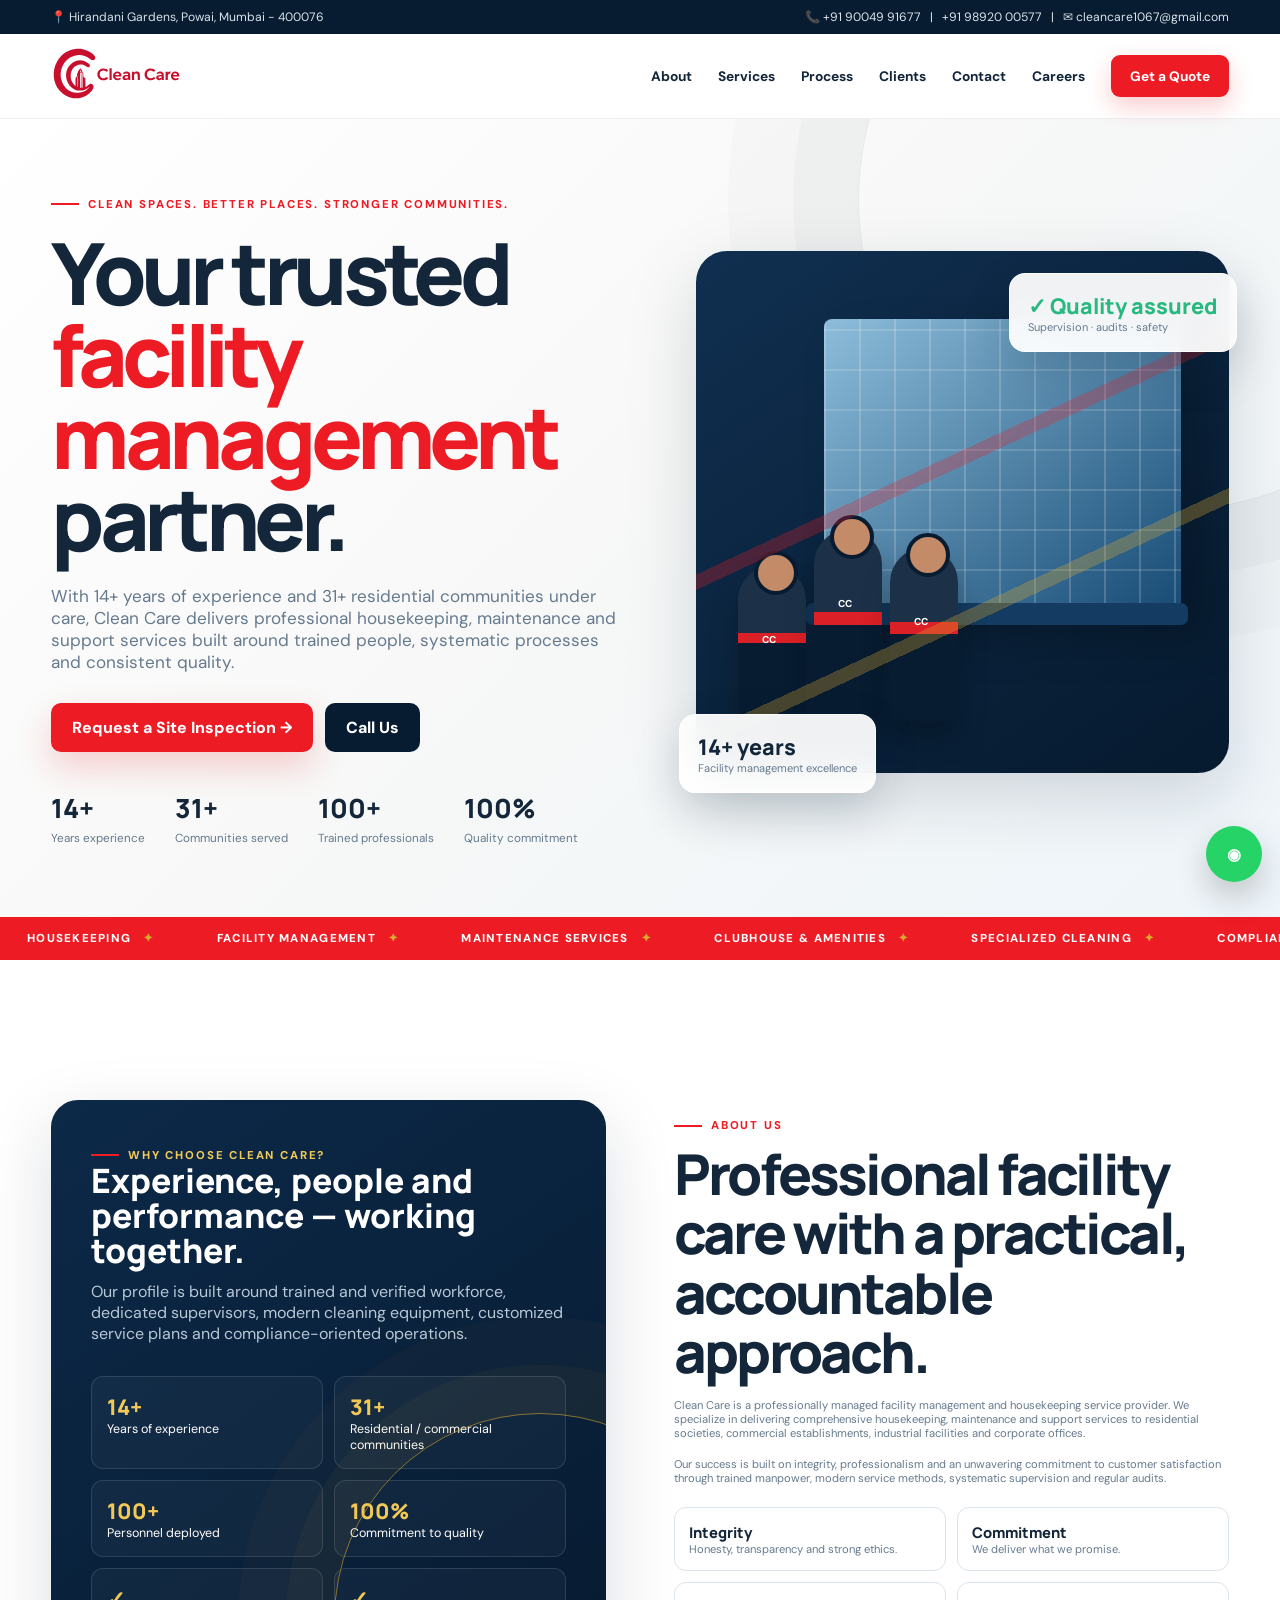
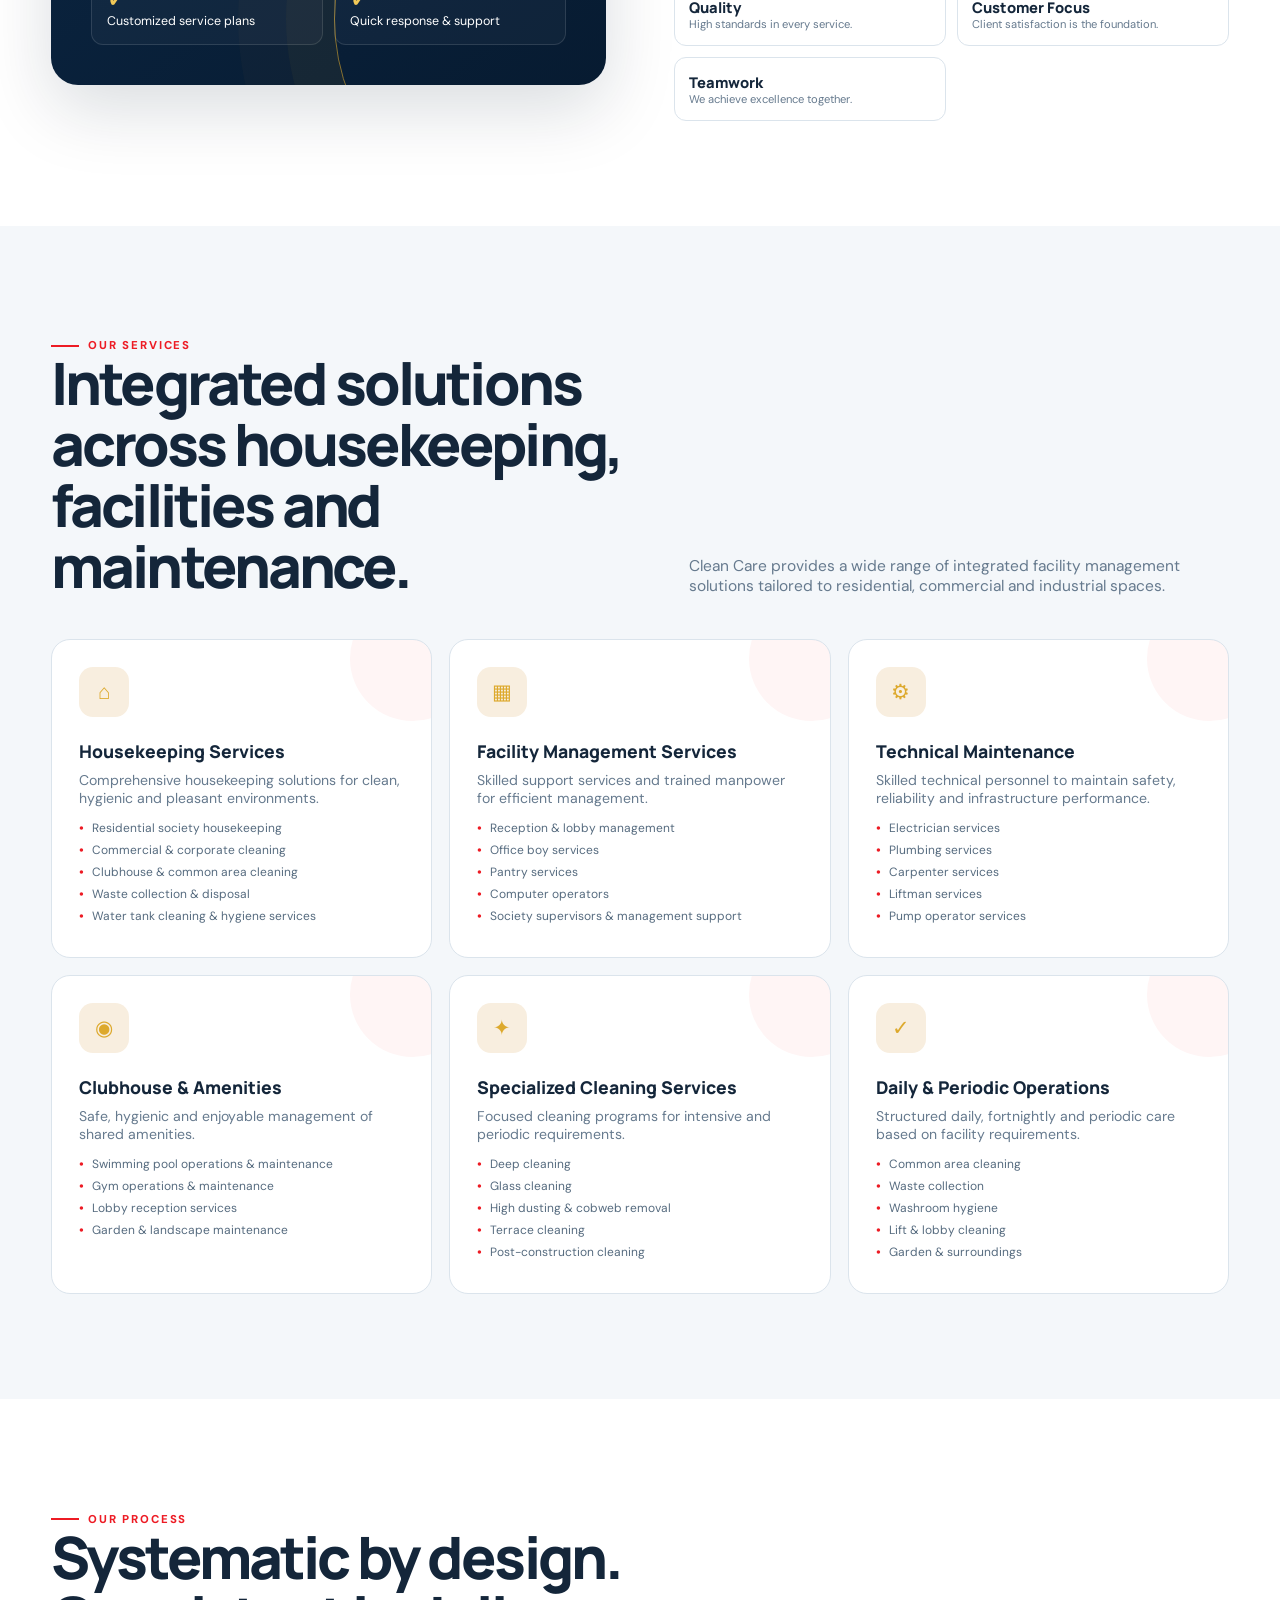
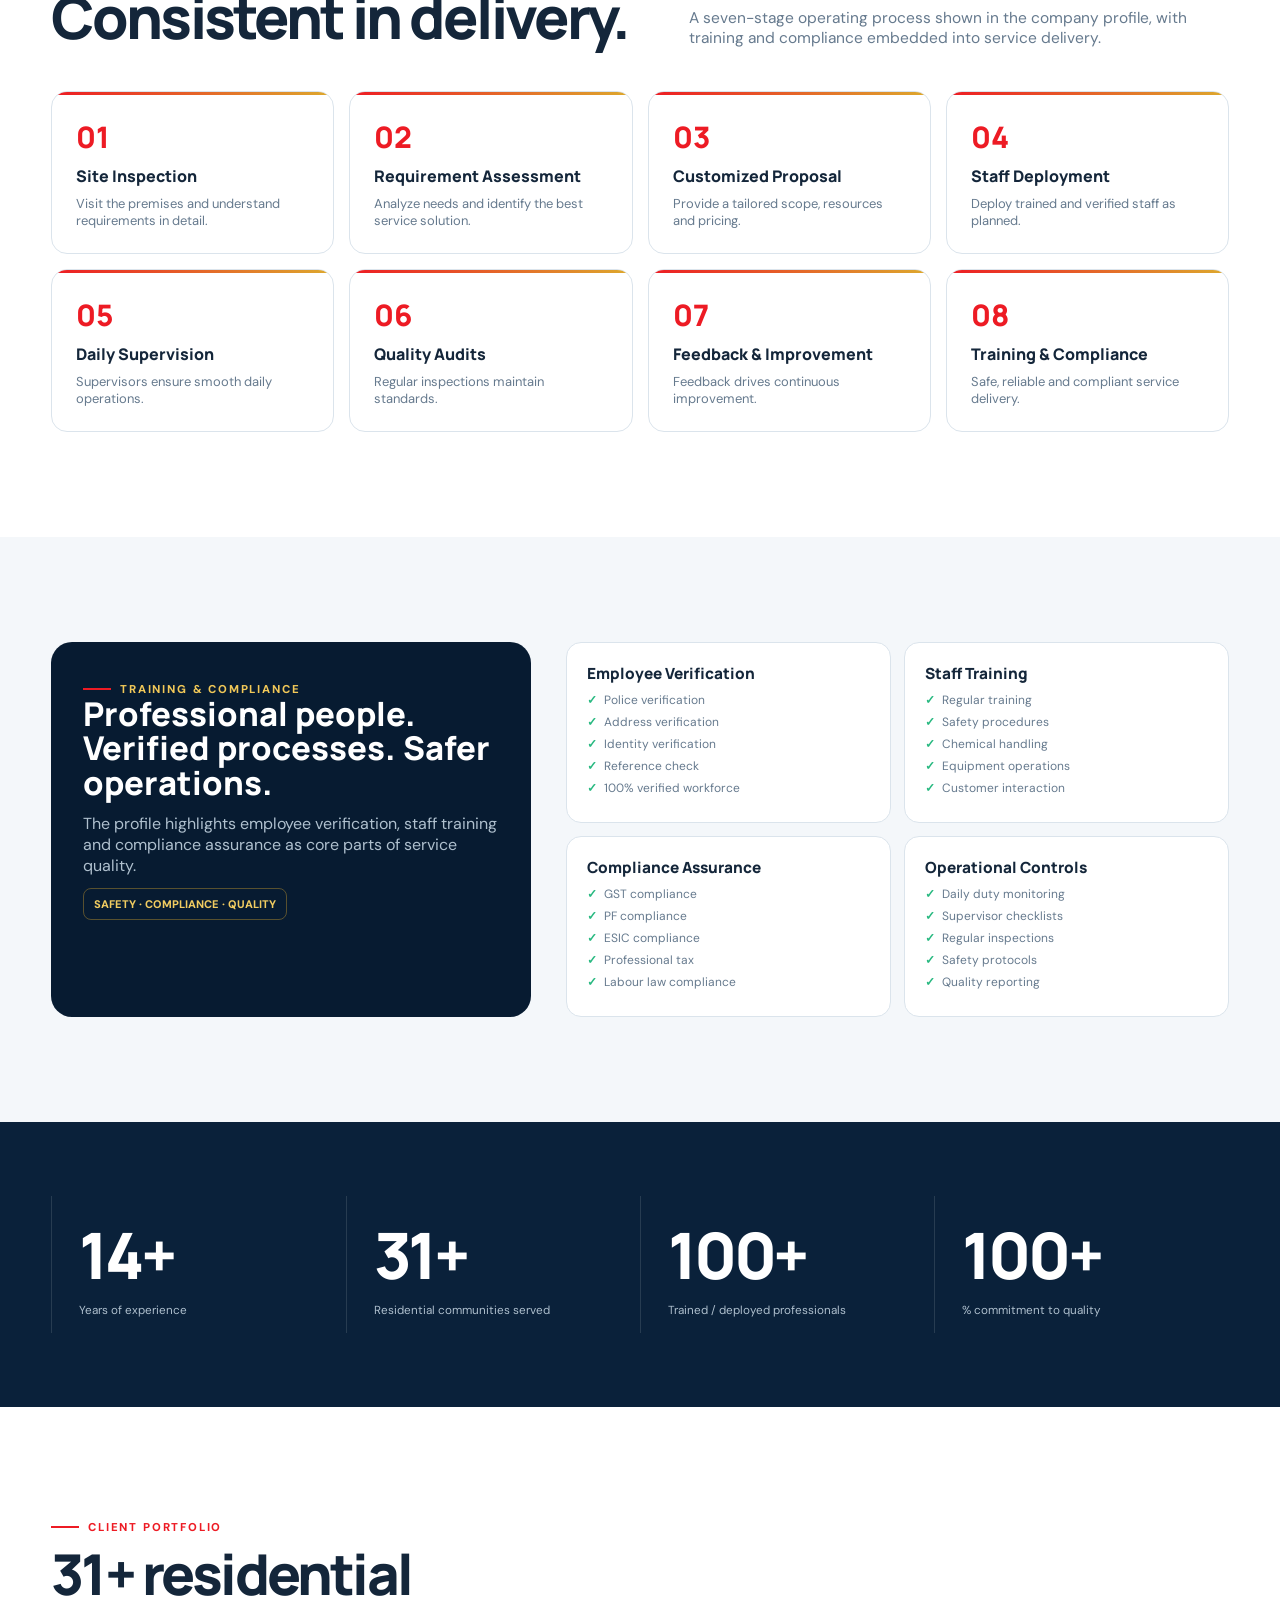
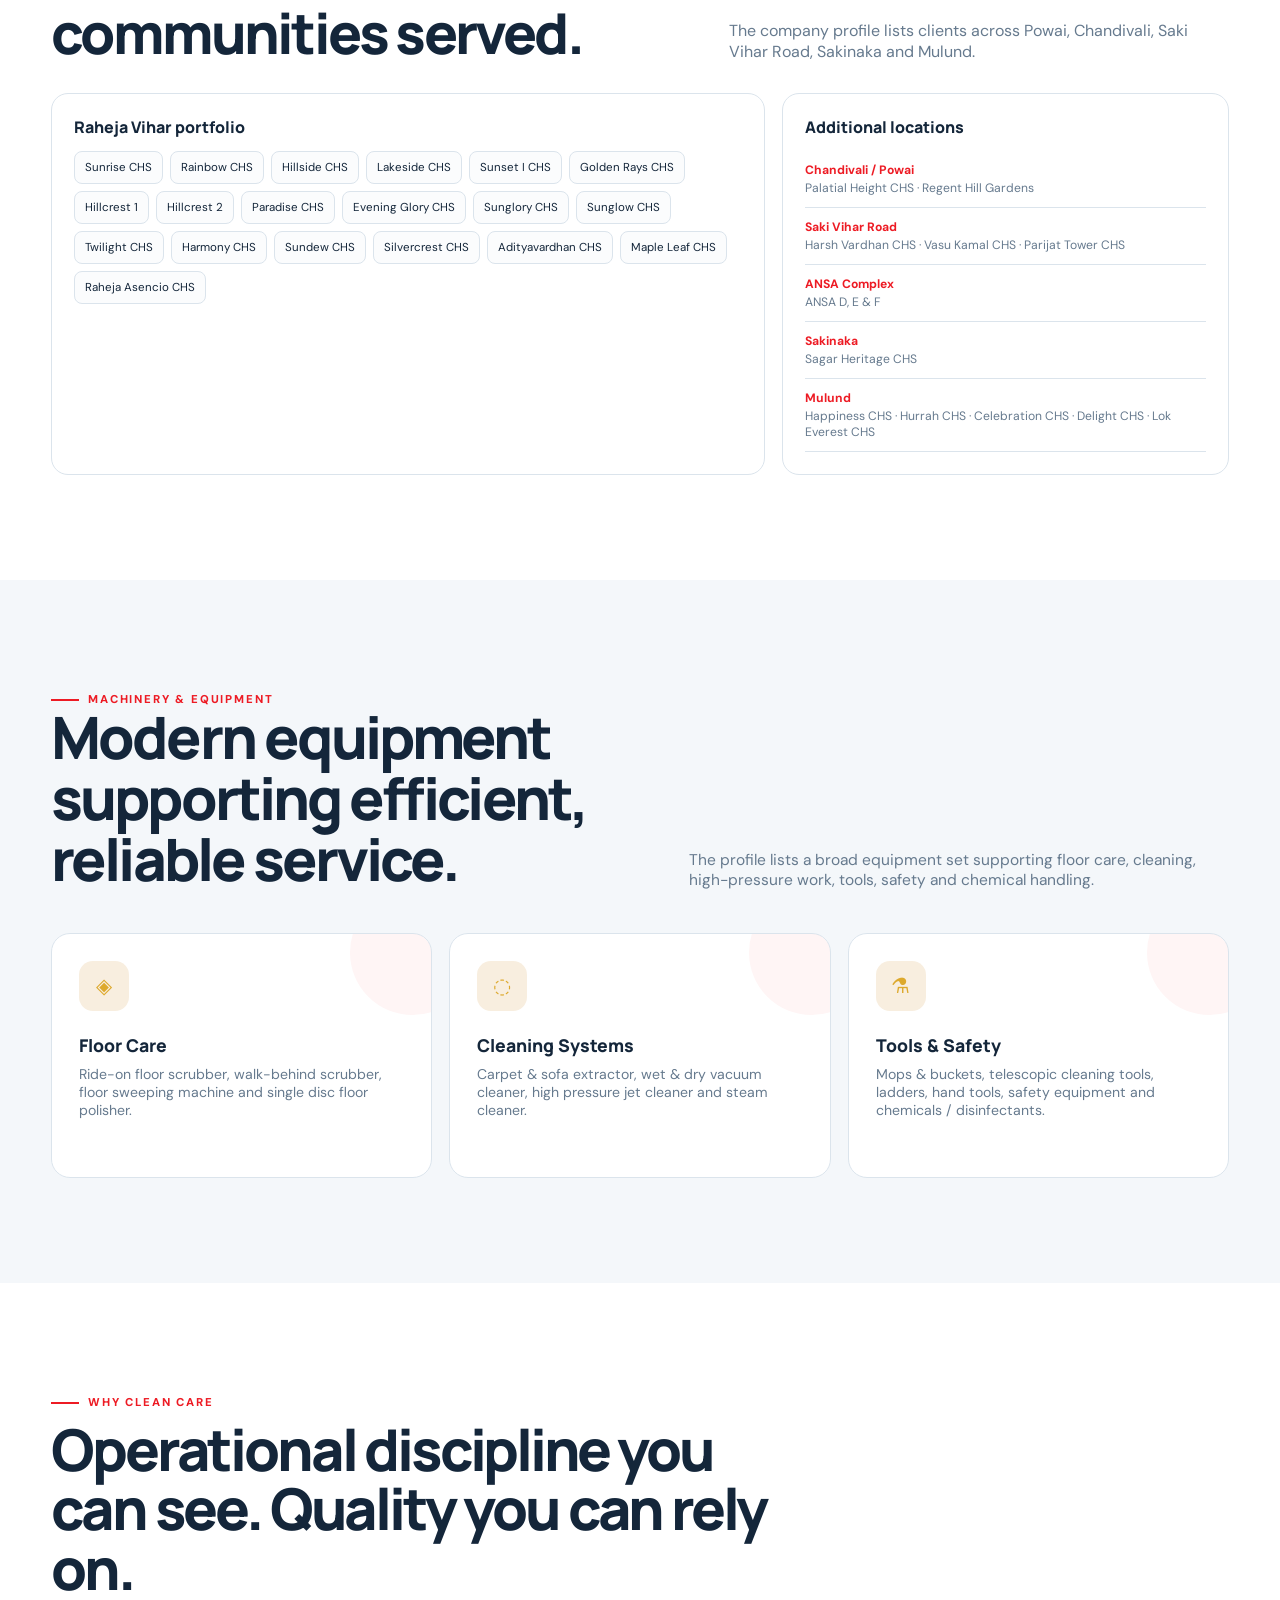
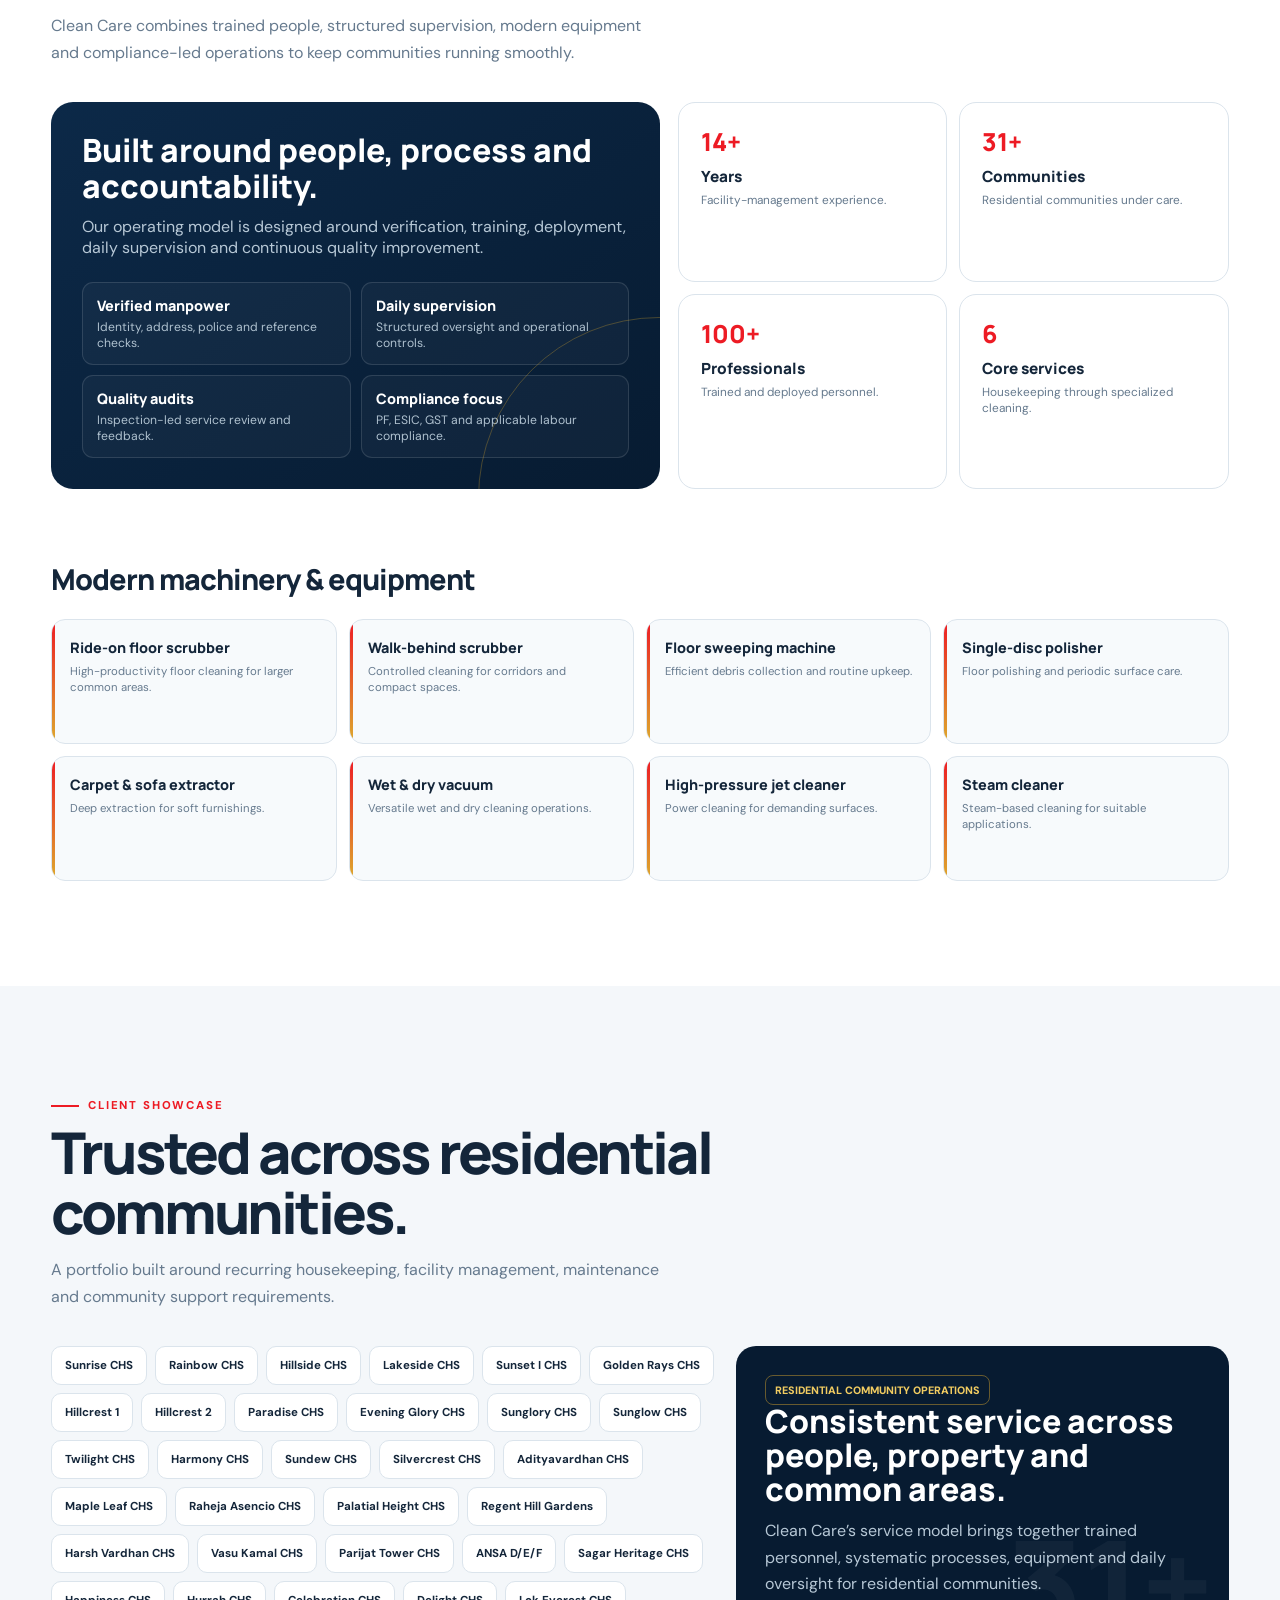
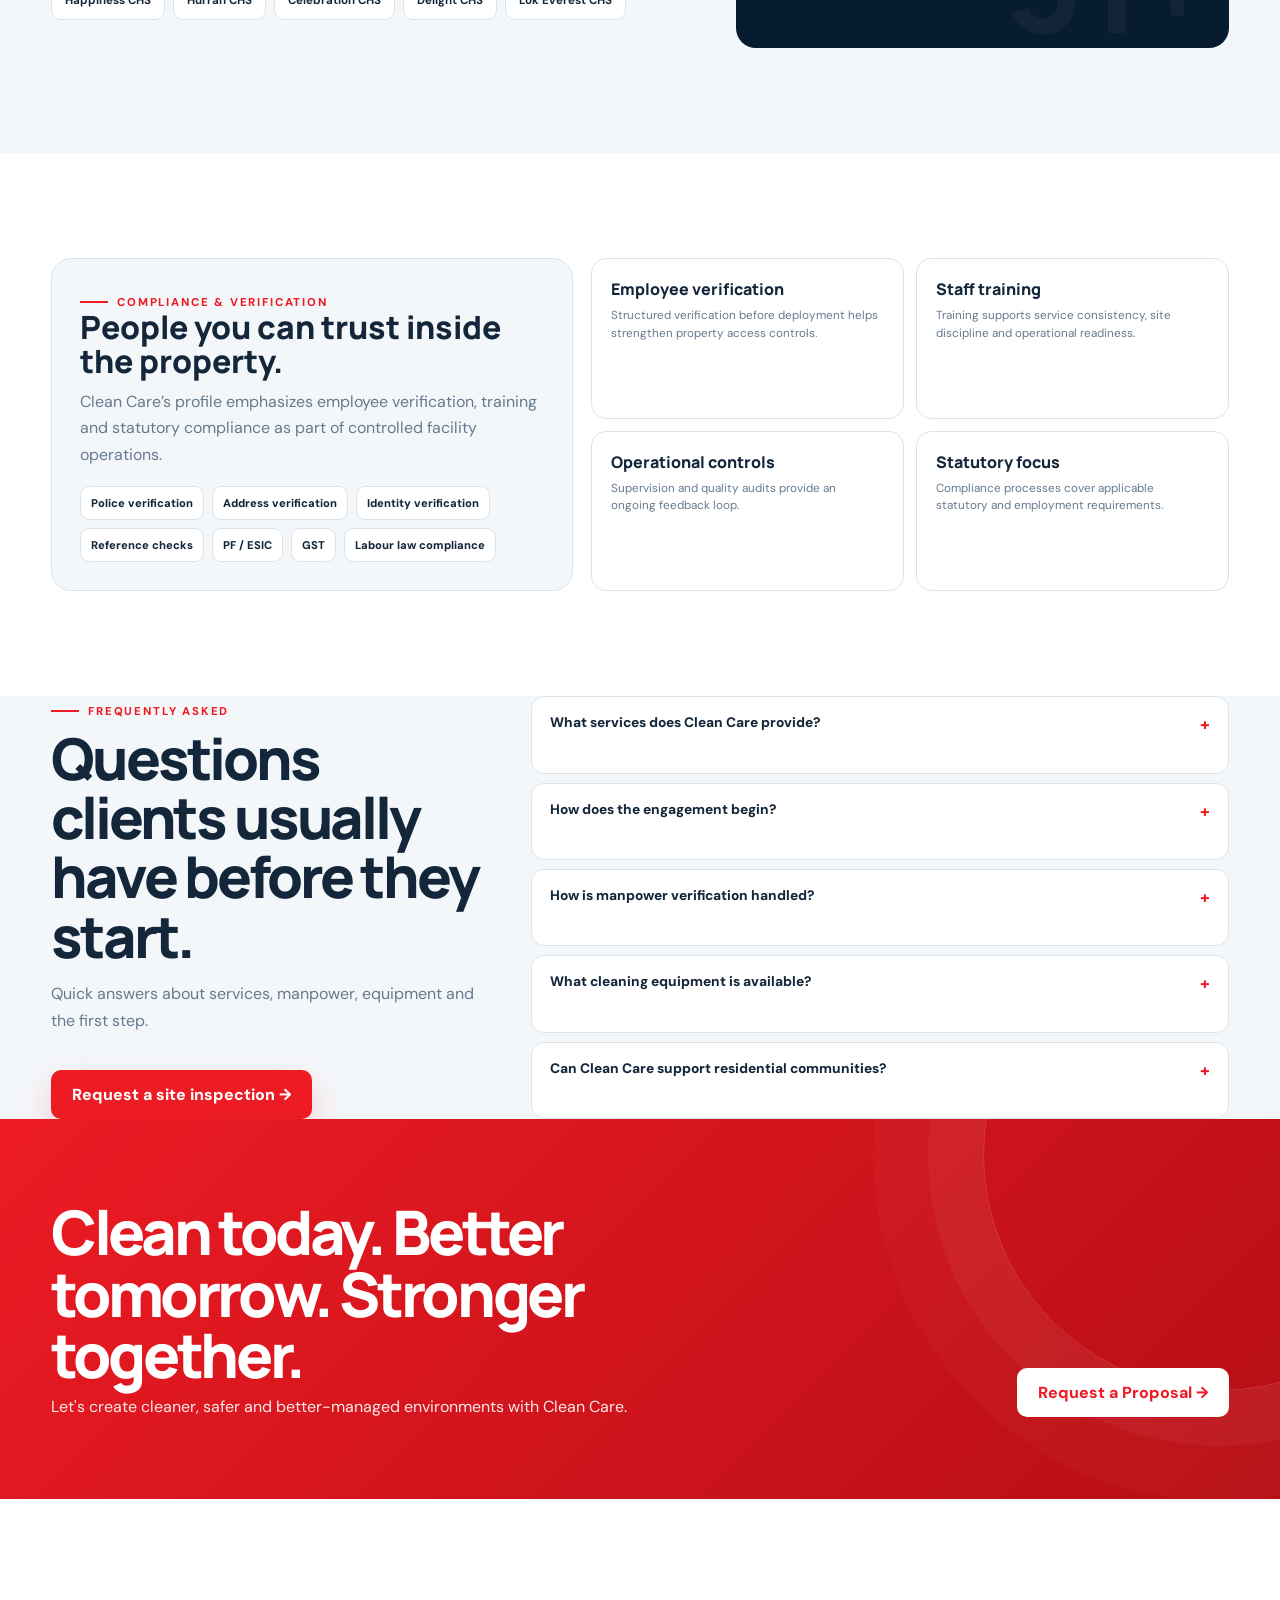
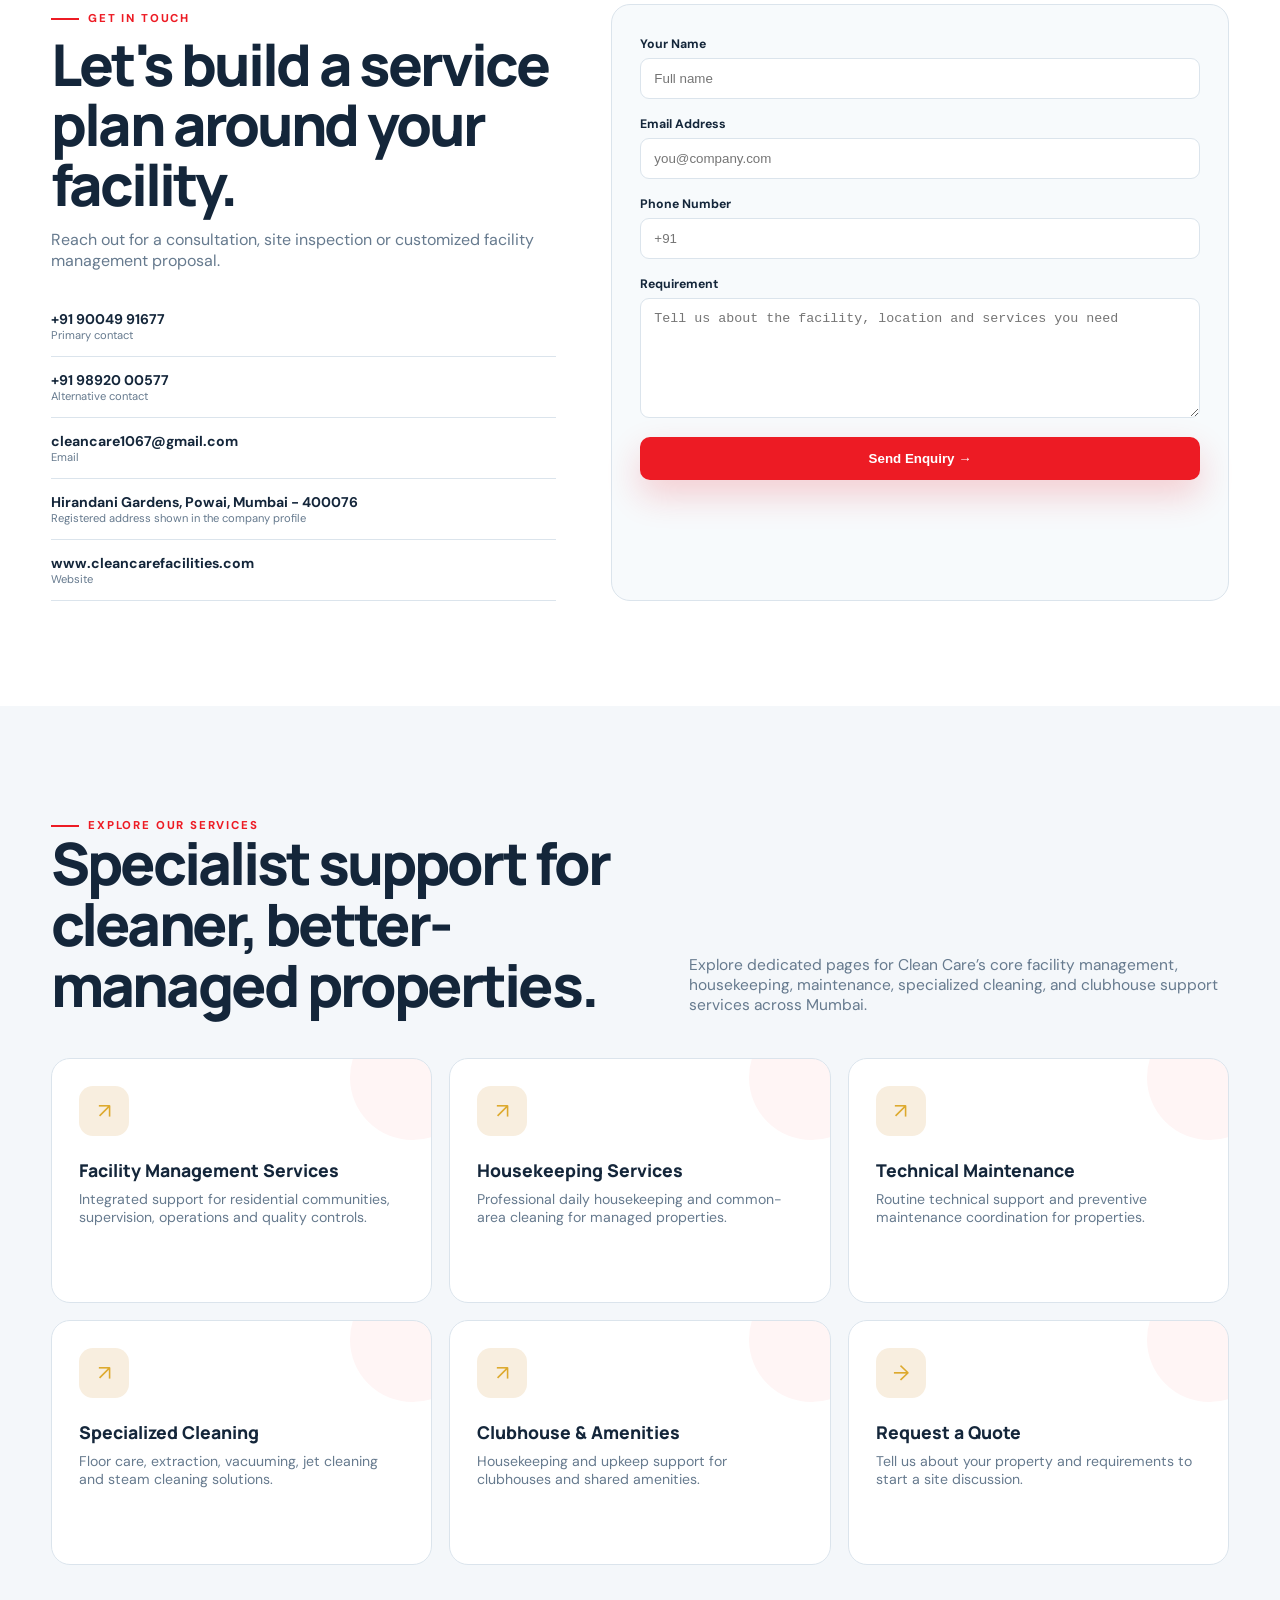
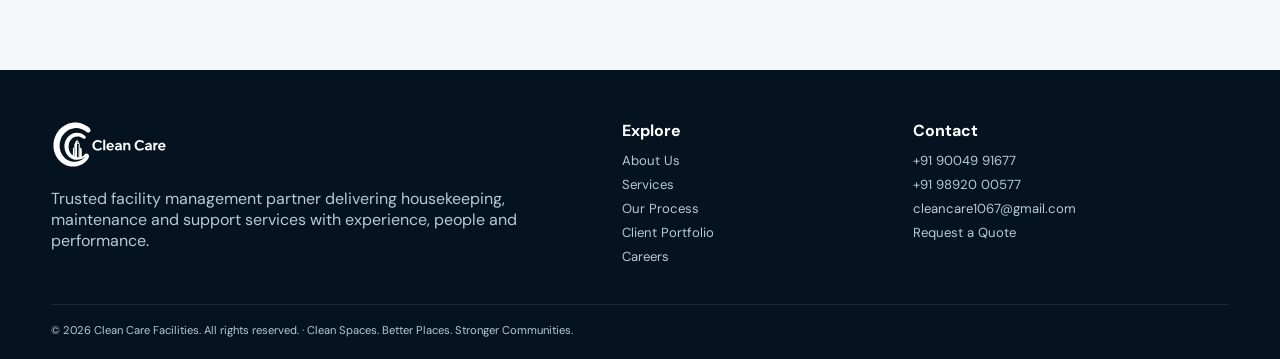
<file: index.html>
<!doctype html><html lang="en"><head><meta charset="utf-8"><meta name="viewport" content="width=device-width,initial-scale=1"><meta name="description" content="Clean Care provides facility management, housekeeping, technical maintenance, clubhouse support and specialized cleaning services for residential communities in Mumbai."><title>Clean Care Facilities | Facility Management & Housekeeping Services in Mumbai</title><link rel="icon" href="favicon.ico"><link rel="preconnect" href="https://fonts.googleapis.com"><link rel="preconnect" href="https://fonts.gstatic.com" crossorigin><link href="https://fonts.googleapis.com/css2?family=DM+Sans:wght@400;500;600;700&family=Manrope:wght@700;800&display=swap" rel="stylesheet"><style>
:root{--navy:#071b31;--navy2:#0c2948;--red:#ed1b24;--gold:#dda92d;--cream:#f6f2e9;--mist:#f4f7fa;--text:#14263a;--muted:#667a8e;--line:#dbe4ec;--white:#fff;--green:#28b980;--shadow:0 24px 70px rgba(7,27,49,.15)}*{box-sizing:border-box;margin:0;padding:0}html{scroll-behavior:smooth}body{font-family:"DM Sans",sans-serif;color:var(--text);overflow-x:hidden;background:#fff}a{text-decoration:none;color:inherit}.container{width:min(1180px,92%);margin:auto}.reveal{opacity:0;transform:translateY(30px);transition:opacity .8s ease,transform .8s cubic-bezier(.2,.7,.2,1)}.reveal.show{opacity:1;transform:none}.delay1{transition-delay:.08s}.delay2{transition-delay:.16s}.delay3{transition-delay:.24s}
.top{background:var(--navy);color:#d9e4ec;font-size:.76rem}.top .container{display:flex;justify-content:space-between;gap:18px;padding:9px 0}.nav{position:sticky;top:0;z-index:50;background:rgba(255,255,255,.92);backdrop-filter:blur(18px);border-bottom:1px solid rgba(7,27,49,.07)}nav{height:84px;display:flex;align-items:center;justify-content:space-between}.brand img{height:55px}.links{display:flex;gap:26px;align-items:center;font-size:.86rem;font-weight:700}.links a:not(.cta){position:relative}.links a:not(.cta):after{content:"";position:absolute;left:0;bottom:-7px;width:0;height:2px;background:var(--red);transition:.3s}.links a:hover:after{width:100%}.cta{background:var(--red);color:#fff!important;padding:12px 19px;border-radius:9px;box-shadow:0 10px 25px rgba(237,27,36,.22);transition:.25s}.cta:hover{transform:translateY(-2px);background:#c91018}.menu{display:none;background:none;border:0;font-size:28px;color:var(--navy)}
.hero{position:relative;overflow:hidden;background:linear-gradient(135deg,#fff 0,#f7f8f7 48%,#eef5fa 100%)}.hero:before{content:"";position:absolute;right:-200px;top:-230px;width:620px;height:620px;border-radius:50%;border:1px solid rgba(7,27,49,.08);box-shadow:0 0 0 65px rgba(7,27,49,.025),0 0 0 130px rgba(7,27,49,.016)}.hero-grid{min-height:calc(100vh - 124px);display:grid;grid-template-columns:1.02fr .98fr;align-items:center;gap:65px;padding:70px 0}.eyebrow{color:var(--red);font-size:.71rem;font-weight:800;letter-spacing:.16em;text-transform:uppercase;display:inline-flex;align-items:center;gap:9px}.eyebrow:before{content:"";height:2px;width:28px;background:var(--red)}h1{font:800 clamp(3.2rem,6.7vw,5.8rem)/.96 Manrope;letter-spacing:-.065em;margin-top:20px}h1 span{color:var(--red)}.hero p{color:var(--muted);font-size:1.07rem;max-width:680px;margin:24px 0 30px}.actions{display:flex;gap:12px;flex-wrap:wrap}.btn{display:inline-flex;align-items:center;gap:8px;padding:14px 21px;border-radius:10px;font-weight:800;transition:.28s}.btn.red{background:var(--red);color:#fff;box-shadow:0 15px 35px rgba(237,27,36,.2)}.btn.red:hover{transform:translateY(-4px);box-shadow:0 22px 42px rgba(237,27,36,.28)}.btn.dark{background:var(--navy);color:#fff}.btn.dark:hover{transform:translateY(-4px)}.hero-numbers{display:flex;gap:30px;flex-wrap:wrap;margin-top:38px}.hero-numbers b{display:block;font:800 1.65rem Manrope}.hero-numbers span{font-size:.73rem;color:var(--muted)}
.hero-art{position:relative;min-height:560px}.scene{position:absolute;inset:13px 0 25px 12px;border-radius:31px;background:linear-gradient(145deg,#102f50,#061a2e);box-shadow:var(--shadow);overflow:hidden}.scene:after{content:"";position:absolute;inset:0;background:linear-gradient(155deg,transparent 42%,rgba(237,27,36,.28) 42% 44%,transparent 44%),linear-gradient(155deg,transparent 63%,rgba(221,169,45,.3) 63% 65%,transparent 65%)}.tower{position:absolute;right:9%;top:13%;width:67%;height:56%;background:repeating-linear-gradient(90deg,rgba(255,255,255,.18) 0 2px,transparent 2px 35px),repeating-linear-gradient(0deg,rgba(255,255,255,.14) 0 2px,transparent 2px 40px),linear-gradient(140deg,#8dbdda,#174b75);border-radius:8px;box-shadow:25px 25px 45px rgba(0,0,0,.25)}.tower:after{content:"";position:absolute;left:-18px;right:-7px;bottom:-14px;height:22px;background:#143b61;border-radius:7px}.workers{position:absolute;left:8%;bottom:10%;display:flex;align-items:flex-end;gap:8px}.worker{width:68px;height:155px;border-radius:35px 35px 10px 10px;background:linear-gradient(#1c3148 0 43%,#dc2027 43% 50%,#071b31 50%);box-shadow:0 16px 28px rgba(0,0,0,.25);position:relative}.worker:nth-child(2){height:191px}.worker:nth-child(3){height:173px}.worker:before{content:"";position:absolute;top:-15px;left:16px;width:36px;height:36px;border-radius:50%;background:#c48b68;border:4px solid #071b31}.worker:after{content:"CC";position:absolute;top:67px;left:24px;font-weight:800;color:#fff;font-size:10px}.float{position:absolute;z-index:3;background:rgba(255,255,255,.94);backdrop-filter:blur(15px);padding:17px 18px;border-radius:16px;box-shadow:0 18px 45px rgba(7,27,49,.17);border:1px solid rgba(255,255,255,.8);animation:float 6s ease-in-out infinite}.float.a{top:35px;right:-8px}.float.b{bottom:5px;left:-5px;animation-delay:1s}.float b{font:800 1.35rem Manrope;display:block}.float small{display:block;color:var(--muted);font-size:.69rem}.green{color:var(--green)}
.ticker{background:var(--red);color:#fff;overflow:hidden}.ticker .track{width:max-content;display:flex;animation:marquee 28s linear infinite}.ticker span{padding:14px 27px;font-size:.72rem;font-weight:800;letter-spacing:.11em}.ticker em{color:var(--gold);font-style:normal;padding:0 8px}
.section{padding:105px 0}.mist{background:var(--mist)}.head{display:flex;justify-content:space-between;gap:45px;align-items:end;margin-bottom:43px}.head h2{font:800 clamp(2.25rem,4.6vw,3.65rem)/1.04 Manrope;letter-spacing:-.05em;max-width:710px}.head p{max-width:540px;color:var(--muted);font-size:.97rem}.cards{display:grid;grid-template-columns:repeat(3,1fr);gap:17px}.card{background:#fff;border:1px solid var(--line);border-radius:19px;padding:27px;min-height:245px;position:relative;overflow:hidden;transition:.35s}.card:before{content:"";position:absolute;width:125px;height:125px;border-radius:50%;right:-44px;top:-44px;background:rgba(237,27,36,.045);transition:.35s}.card:hover{transform:translateY(-8px);box-shadow:0 24px 52px rgba(7,27,49,.10);border-color:#c2d3e1}.card:hover:before{transform:scale(1.5)}.icon{width:50px;height:50px;border-radius:14px;display:grid;place-items:center;background:#f8eedf;color:var(--gold);font-size:21px;margin-bottom:22px;position:relative}.card h3{font:800 1.1rem Manrope;margin-bottom:8px}.card p{color:var(--muted);font-size:.88rem}.card ul{list-style:none;margin-top:13px}.card li{color:#566b7f;font-size:.75rem;margin:6px 0}.card li:before{content:"•";color:var(--red);font-weight:900;margin-right:8px}
.about{display:grid;grid-template-columns:1fr 1fr;gap:68px;align-items:center}.about-visual{min-height:500px;border-radius:27px;background:linear-gradient(145deg,var(--navy2),var(--navy));color:#fff;box-shadow:var(--shadow);padding:40px;position:relative;overflow:hidden}.about-visual:after{content:"";position:absolute;right:-140px;bottom:-140px;width:410px;height:410px;border-radius:50%;border:1px solid rgba(221,169,45,.6);box-shadow:0 0 0 48px rgba(221,169,45,.04),0 0 0 96px rgba(221,169,45,.025)}.about-visual h3{font:800 2.1rem Manrope;line-height:1.04;max-width:420px;position:relative}.about-visual p{margin-top:14px;color:#b7c8d6;max-width:500px;position:relative}.about-metrics{display:grid;grid-template-columns:1fr 1fr;gap:11px;margin-top:32px;position:relative}.about-metrics div{border:1px solid rgba(255,255,255,.12);padding:15px;border-radius:12px;background:rgba(255,255,255,.035);font-size:.78rem}.about-metrics b{display:block;color:#f2c957;font:800 1.35rem Manrope}.copy h2{font:800 clamp(2.2rem,4.4vw,3.55rem)/1.05 Manrope;letter-spacing:-.05em;margin-top:11px}.copy p{color:var(--muted);margin:17px 0}.values{display:grid;grid-template-columns:1fr 1fr;gap:11px;margin-top:22px}.value{border:1px solid var(--line);border-radius:12px;padding:14px}.value b{display:block;font:800 .92rem Manrope}.value span{color:var(--muted);font-size:.7rem}
.process{display:grid;grid-template-columns:repeat(4,1fr);gap:15px}.step{background:#fff;border:1px solid var(--line);border-radius:16px;padding:24px;position:relative;overflow:hidden}.step:before{content:"";position:absolute;left:0;right:0;top:0;height:3px;background:linear-gradient(90deg,var(--red),var(--gold))}.step .n{font:800 1.85rem Manrope;color:var(--red)}.step h3{font:800 1rem Manrope;margin:8px 0}.step p{font-size:.81rem;color:var(--muted)}
.compliance{display:grid;grid-template-columns:.84fr 1.16fr;gap:35px}.panel{background:var(--navy);color:#fff;border-radius:21px;padding:32px;position:sticky;top:105px}.panel h3{font:800 2.05rem/1.06 Manrope}.panel p{color:#afc0ce;margin:12px 0}.seal{display:inline-block;padding:8px 10px;border:1px solid rgba(221,169,45,.38);border-radius:8px;color:#f1cc61;font-size:.69rem;font-weight:800}.compliance-grid{display:grid;grid-template-columns:1fr 1fr;gap:13px}.mini{border:1px solid var(--line);background:#fff;border-radius:15px;padding:20px}.mini h4{font:800 .96rem Manrope;margin-bottom:8px}.mini ul{list-style:none}.mini li{font-size:.75rem;color:var(--muted);margin:6px 0}.mini li:before{content:"✓";color:var(--green);font-weight:900;margin-right:7px}
.stats{background:#0a213a;color:#fff;padding:74px 0}.stats-grid{display:grid;grid-template-columns:repeat(4,1fr)}.stat{padding:15px 27px;border-left:1px solid rgba(255,255,255,.12)}.stat strong{font:800 clamp(2.4rem,5vw,4.2rem) Manrope;letter-spacing:-.05em}.stat span{display:block;color:#aebfcd;font-size:.73rem;margin-top:4px}
.portfolio-top{display:flex;justify-content:space-between;gap:30px;align-items:end}.portfolio-top h2{font:800 clamp(2.25rem,4.4vw,3.55rem)/1.05 Manrope;letter-spacing:-.05em;margin-top:9px}.portfolio-top p{color:var(--muted);max-width:500px}.portfolio{display:grid;grid-template-columns:1.23fr .77fr;gap:17px;margin-top:31px}.portfolio-block{border:1px solid var(--line);border-radius:17px;padding:22px;background:#fff}.portfolio-block h3{font:800 1rem Manrope;margin-bottom:13px}.chips{display:flex;flex-wrap:wrap;gap:7px}.chip{padding:8px 10px;border-radius:8px;border:1px solid var(--line);background:#fbfcfd;font-size:.72rem}.loc{padding:11px 0;border-bottom:1px solid var(--line);font-size:.76rem}.loc b{color:var(--red);display:block;margin-bottom:2px}.loc span{color:var(--muted)}
.final{padding:82px 0;background:linear-gradient(135deg,var(--red),#b60e15);color:#fff;position:relative;overflow:hidden}.final:after{content:"";position:absolute;width:470px;height:470px;border:1px solid rgba(255,255,255,.16);border-radius:50%;right:-175px;top:-200px;box-shadow:0 0 0 55px rgba(255,255,255,.04),0 0 0 110px rgba(255,255,255,.025)}.final .container{position:relative;z-index:2;display:flex;justify-content:space-between;align-items:end;gap:35px}.final h2{font:800 clamp(2.4rem,4.8vw,4.1rem)/1 Manrope;letter-spacing:-.055em;max-width:750px}.final p{opacity:.9;margin-top:10px}.final .btn{background:#fff;color:var(--red)}
.contact{display:grid;grid-template-columns:.9fr 1.1fr;gap:55px}.contact h2{font:800 clamp(2.25rem,4.5vw,3.65rem)/1.04 Manrope;letter-spacing:-.05em;margin-top:9px}.contact-intro{color:var(--muted);margin-top:14px}.details{margin-top:25px}.detail{padding:14px 0;border-bottom:1px solid var(--line);font-weight:700;font-size:.88rem}.detail small{display:block;color:var(--muted);font-size:.7rem;font-weight:400}.form{background:#f7fafc;border:1px solid var(--line);border-radius:19px;padding:28px}.form label{font-size:.77rem;font-weight:700;display:block;margin-top:3px}.form input,.form textarea{width:100%;border:1px solid var(--line);background:#fff;border-radius:9px;padding:12px 13px;margin:6px 0 14px;outline:none}.form input:focus,.form textarea:focus{border-color:#98bddb;box-shadow:0 0 0 4px rgba(22,119,255,.07)}.form textarea{min-height:120px;resize:vertical}.form button{border:0;width:100%;justify-content:center;cursor:pointer}
footer{background:#04131f;color:#b8cad8;padding:50px 0 22px}.foot{display:grid;grid-template-columns:1.5fr .7fr .9fr;gap:45px}.foot img{height:49px;margin-bottom:14px}.foot h4{color:#fff;margin-bottom:11px}.foot a{display:block;font-size:.82rem;margin:7px 0}.copy{border-top:1px solid rgba(255,255,255,.1);margin-top:32px;padding-top:18px;font-size:.7rem}.wa{position:fixed;right:18px;bottom:18px;z-index:60;width:56px;height:56px;border-radius:50%;background:#25d366;color:#fff;display:grid;place-items:center;font-weight:900;box-shadow:0 15px 32px rgba(0,0,0,.2)}
@keyframes float{0%,100%{transform:translateY(0)}50%{transform:translateY(-10px)}}@keyframes marquee{to{transform:translateX(-50%)}}
@media(max-width:900px){.links{display:none}.menu{display:block}.hero-grid,.about,.compliance,.contact{grid-template-columns:1fr}.hero-art{min-height:470px}.cards{grid-template-columns:repeat(2,1fr)}.process{grid-template-columns:repeat(2,1fr)}.stats-grid{grid-template-columns:repeat(2,1fr)}.panel{position:relative;top:auto}.portfolio{grid-template-columns:1fr}.head,.portfolio-top,.final .container{display:block}.head p{margin-top:15px}.final .btn{margin-top:25px}.foot{grid-template-columns:1.2fr 1fr}}@media(max-width:560px){.top .container{display:block}.top span+span{display:block;margin-top:3px}.hero-grid{padding:57px 0 70px}.hero h1{font-size:2.9rem}.hero-art{min-height:365px}.scene{inset:8px 0 18px}.tower{width:66%;height:57%}.worker{width:51px;height:118px}.worker:nth-child(2){height:145px}.worker:nth-child(3){height:130px}.worker:before{width:29px;height:29px;left:11px}.worker:after{left:18px;top:53px}.float.a{right:-3px;top:23px}.float.b{left:0;bottom:0}.cards,.process,.stats-grid,.compliance-grid,.values,.about-metrics,.foot{grid-template-columns:1fr}.section{padding:76px 0}.about-visual{min-height:430px;padding:28px}.portfolio-top h2{font-size:2.35rem}.portfolio-block{padding:18px}.wa{width:51px;height:51px;right:14px;bottom:14px}}
</style>
<link rel="canonical" href="https://cleancarefacilities.com/">
<meta name="robots" content="index,follow,max-image-preview:large">
<meta name="theme-color" content="#071b31">
<meta property="og:type" content="website">
<meta property="og:title" content="Clean Care Facilities | Facility Management & Housekeeping Services in Mumbai">
<meta property="og:description" content="Facility management, housekeeping, technical maintenance, clubhouse support and specialized cleaning for residential communities in Mumbai.">
<meta property="og:url" content="https://cleancarefacilities.com/">
<meta property="og:site_name" content="Clean Care">
<meta name="twitter:card" content="summary">
<script type="application/ld+json">
{"@context":"https://schema.org","@type":"LocalBusiness","name":"Clean Care","url":"https://cleancarefacilities.com/","logo":"https://cleancarefacilities.com/logo.svg","telephone":["+91 90049 91677","+91 98920 00577"],"email":"cleancare1067@gmail.com","address":{"@type":"PostalAddress","streetAddress":"Hirandani Gardens, Powai","addressLocality":"Mumbai","postalCode":"400076","addressCountry":"IN"},"areaServed":{"@type":"City","name":"Mumbai"},"description":"Facility management, housekeeping, technical maintenance, clubhouse and amenities support, and specialized cleaning services.","sameAs":["https://cleancarefacilities.com/"]}
</script>
</head><body>
<div class="top"><div class="container"><span>📍 Hirandani Gardens, Powai, Mumbai - 400076</span><span>📞 +91 90049 91677 &nbsp; | &nbsp; +91 98920 00577 &nbsp; | &nbsp; ✉ cleancare1067@gmail.com</span></div></div>
<div class="nav"><div class="container"><nav><a class="brand" href="#home"><img src="logo.svg" alt="Clean Care"></a><div class="links"><a href="#about">About</a><a href="#services">Services</a><a href="#process">Process</a><a href="#portfolio">Clients</a><a href="#contact">Contact</a><a href="careers.html">Careers</a><a class="cta" href="quote.html">Get a Quote</a></div><button class="menu" id="menu">☰</button></nav></div></div>
<main id="home">
<section class="hero"><div class="container hero-grid"><div class="reveal"><span class="eyebrow">Clean Spaces. Better Places. Stronger Communities.</span><h1>Your trusted <span>facility management</span> partner.</h1><p>With 14+ years of experience and 31+ residential communities under care, Clean Care delivers professional housekeeping, maintenance and support services built around trained people, systematic processes and consistent quality.</p><div class="actions"><a class="btn red" href="quote.html">Request a Site Inspection →</a><a class="btn dark" href="tel:+919004991677">Call Us</a></div><div class="hero-numbers"><div><b>14+</b><span>Years experience</span></div><div><b>31+</b><span>Communities served</span></div><div><b>100+</b><span>Trained professionals</span></div><div><b>100%</b><span>Quality commitment</span></div></div></div><div class="hero-art reveal delay2"><div class="scene"><div class="tower"></div><div class="workers"><div class="worker"></div><div class="worker"></div><div class="worker"></div></div></div><div class="float a"><b class="green">✓ Quality assured</b><small>Supervision · audits · safety</small></div><div class="float b"><b>14+ years</b><small>Facility management excellence</small></div></div></div></section>
<div class="ticker"><div class="track"><span>HOUSEKEEPING <em>✦</em></span><span>FACILITY MANAGEMENT <em>✦</em></span><span>MAINTENANCE SERVICES <em>✦</em></span><span>CLUBHOUSE & AMENITIES <em>✦</em></span><span>SPECIALIZED CLEANING <em>✦</em></span><span>COMPLIANCE FOCUSED <em>✦</em></span><span>HOUSEKEEPING <em>✦</em></span><span>FACILITY MANAGEMENT <em>✦</em></span><span>MAINTENANCE SERVICES <em>✦</em></span><span>CLUBHOUSE & AMENITIES <em>✦</em></span></div></div>
<section class="section" id="about"><div class="container about"><div class="about-visual reveal"><span class="eyebrow" style="color:#f2c957">Why choose Clean Care?</span><h3>Experience, people and performance — working together.</h3><p>Our profile is built around trained and verified workforce, dedicated supervisors, modern cleaning equipment, customized service plans and compliance-oriented operations.</p><div class="about-metrics"><div><b>14+</b>Years of experience</div><div><b>31+</b>Residential / commercial communities</div><div><b>100+</b>Personnel deployed</div><div><b>100%</b>Commitment to quality</div><div><b>✓</b>Customized service plans</div><div><b>✓</b>Quick response & support</div></div></div><div class="copy reveal delay1"><span class="eyebrow">About Us</span><h2>Professional facility care with a practical, accountable approach.</h2><p>Clean Care is a professionally managed facility management and housekeeping service provider. We specialize in delivering comprehensive housekeeping, maintenance and support services to residential societies, commercial establishments, industrial facilities and corporate offices.</p><p>Our success is built on integrity, professionalism and an unwavering commitment to customer satisfaction through trained manpower, modern service methods, systematic supervision and regular audits.</p><div class="values"><div class="value"><b>Integrity</b><span>Honesty, transparency and strong ethics.</span></div><div class="value"><b>Commitment</b><span>We deliver what we promise.</span></div><div class="value"><b>Quality</b><span>High standards in every service.</span></div><div class="value"><b>Customer Focus</b><span>Client satisfaction is the foundation.</span></div><div class="value"><b>Teamwork</b><span>We achieve excellence together.</span></div></div></div></div></section>
<section class="section mist" id="services"><div class="container"><div class="head reveal"><div><span class="eyebrow">Our Services</span><h2>Integrated solutions across housekeeping, facilities and maintenance.</h2></div><p>Clean Care provides a wide range of integrated facility management solutions tailored to residential, commercial and industrial spaces.</p></div><div class="cards"><article class="card reveal"><div class="icon">⌂</div><h3>Housekeeping Services</h3><p>Comprehensive housekeeping solutions for clean, hygienic and pleasant environments.</p><ul><li>Residential society housekeeping</li><li>Commercial & corporate cleaning</li><li>Clubhouse & common area cleaning</li><li>Waste collection & disposal</li><li>Water tank cleaning & hygiene services</li></ul></article><article class="card reveal delay1"><div class="icon">▦</div><h3>Facility Management Services</h3><p>Skilled support services and trained manpower for efficient management.</p><ul><li>Reception & lobby management</li><li>Office boy services</li><li>Pantry services</li><li>Computer operators</li><li>Society supervisors & management support</li></ul></article><article class="card reveal delay2"><div class="icon">⚙</div><h3>Technical Maintenance</h3><p>Skilled technical personnel to maintain safety, reliability and infrastructure performance.</p><ul><li>Electrician services</li><li>Plumbing services</li><li>Carpenter services</li><li>Liftman services</li><li>Pump operator services</li></ul></article><article class="card reveal"><div class="icon">◉</div><h3>Clubhouse & Amenities</h3><p>Safe, hygienic and enjoyable management of shared amenities.</p><ul><li>Swimming pool operations & maintenance</li><li>Gym operations & maintenance</li><li>Lobby reception services</li><li>Garden & landscape maintenance</li></ul></article><article class="card reveal delay1"><div class="icon">✦</div><h3>Specialized Cleaning Services</h3><p>Focused cleaning programs for intensive and periodic requirements.</p><ul><li>Deep cleaning</li><li>Glass cleaning</li><li>High dusting & cobweb removal</li><li>Terrace cleaning</li><li>Post-construction cleaning</li></ul></article><article class="card reveal delay2"><div class="icon">✓</div><h3>Daily & Periodic Operations</h3><p>Structured daily, fortnightly and periodic care based on facility requirements.</p><ul><li>Common area cleaning</li><li>Waste collection</li><li>Washroom hygiene</li><li>Lift & lobby cleaning</li><li>Garden & surroundings</li></ul></article></div></div></section>
<section class="section" id="process"><div class="container"><div class="head reveal"><div><span class="eyebrow">Our Process</span><h2>Systematic by design. Consistent in delivery.</h2></div><p>A seven-stage operating process shown in the company profile, with training and compliance embedded into service delivery.</p></div><div class="process"><article class="step reveal"><span class="n">01</span><h3>Site Inspection</h3><p>Visit the premises and understand requirements in detail.</p></article><article class="step reveal delay1"><span class="n">02</span><h3>Requirement Assessment</h3><p>Analyze needs and identify the best service solution.</p></article><article class="step reveal delay2"><span class="n">03</span><h3>Customized Proposal</h3><p>Provide a tailored scope, resources and pricing.</p></article><article class="step reveal delay3"><span class="n">04</span><h3>Staff Deployment</h3><p>Deploy trained and verified staff as planned.</p></article><article class="step reveal"><span class="n">05</span><h3>Daily Supervision</h3><p>Supervisors ensure smooth daily operations.</p></article><article class="step reveal delay1"><span class="n">06</span><h3>Quality Audits</h3><p>Regular inspections maintain standards.</p></article><article class="step reveal delay2"><span class="n">07</span><h3>Feedback & Improvement</h3><p>Feedback drives continuous improvement.</p></article><article class="step reveal delay3"><span class="n">08</span><h3>Training & Compliance</h3><p>Safe, reliable and compliant service delivery.</p></article></div></div></section>
<section class="section mist"><div class="container compliance"><div class="panel reveal"><span class="eyebrow" style="color:#f1c858">Training & Compliance</span><h3>Professional people. Verified processes. Safer operations.</h3><p>The profile highlights employee verification, staff training and compliance assurance as core parts of service quality.</p><span class="seal">SAFETY · COMPLIANCE · QUALITY</span></div><div class="compliance-grid"><div class="mini reveal"><h4>Employee Verification</h4><ul><li>Police verification</li><li>Address verification</li><li>Identity verification</li><li>Reference check</li><li>100% verified workforce</li></ul></div><div class="mini reveal delay1"><h4>Staff Training</h4><ul><li>Regular training</li><li>Safety procedures</li><li>Chemical handling</li><li>Equipment operations</li><li>Customer interaction</li></ul></div><div class="mini reveal delay2"><h4>Compliance Assurance</h4><ul><li>GST compliance</li><li>PF compliance</li><li>ESIC compliance</li><li>Professional tax</li><li>Labour law compliance</li></ul></div><div class="mini reveal delay3"><h4>Operational Controls</h4><ul><li>Daily duty monitoring</li><li>Supervisor checklists</li><li>Regular inspections</li><li>Safety protocols</li><li>Quality reporting</li></ul></div></div></div></section>
<section class="stats"><div class="container stats-grid"><div class="stat reveal"><strong data-count="14">0</strong><span>Years of experience</span></div><div class="stat reveal delay1"><strong data-count="31">0</strong><span>Residential communities served</span></div><div class="stat reveal delay2"><strong data-count="100">0</strong><span>Trained / deployed professionals</span></div><div class="stat reveal delay3"><strong data-count="100">0</strong><span>% commitment to quality</span></div></div></section>
<section class="section" id="portfolio"><div class="container"><div class="portfolio-top reveal"><div><span class="eyebrow">Client Portfolio</span><h2>31+ residential communities served.</h2></div><p>The company profile lists clients across Powai, Chandivali, Saki Vihar Road, Sakinaka and Mulund.</p></div><div class="portfolio"><div class="portfolio-block reveal"><h3>Raheja Vihar portfolio</h3><div class="chips"><span class="chip">Sunrise CHS</span><span class="chip">Rainbow CHS</span><span class="chip">Hillside CHS</span><span class="chip">Lakeside CHS</span><span class="chip">Sunset I CHS</span><span class="chip">Golden Rays CHS</span><span class="chip">Hillcrest 1</span><span class="chip">Hillcrest 2</span><span class="chip">Paradise CHS</span><span class="chip">Evening Glory CHS</span><span class="chip">Sunglory CHS</span><span class="chip">Sunglow CHS</span><span class="chip">Twilight CHS</span><span class="chip">Harmony CHS</span><span class="chip">Sundew CHS</span><span class="chip">Silvercrest CHS</span><span class="chip">Adityavardhan CHS</span><span class="chip">Maple Leaf CHS</span><span class="chip">Raheja Asencio CHS</span></div></div><div class="portfolio-block reveal delay1"><h3>Additional locations</h3><div class="loc"><b>Chandivali / Powai</b><span>Palatial Height CHS · Regent Hill Gardens</span></div><div class="loc"><b>Saki Vihar Road</b><span>Harsh Vardhan CHS · Vasu Kamal CHS · Parijat Tower CHS</span></div><div class="loc"><b>ANSA Complex</b><span>ANSA D, E & F</span></div><div class="loc"><b>Sakinaka</b><span>Sagar Heritage CHS</span></div><div class="loc"><b>Mulund</b><span>Happiness CHS · Hurrah CHS · Celebration CHS · Delight CHS · Lok Everest CHS</span></div></div></div></div></section>
<section class="section mist"><div class="container"><div class="head reveal"><div><span class="eyebrow">Machinery & Equipment</span><h2>Modern equipment supporting efficient, reliable service.</h2></div><p>The profile lists a broad equipment set supporting floor care, cleaning, high-pressure work, tools, safety and chemical handling.</p></div><div class="cards"><div class="card reveal"><div class="icon">◈</div><h3>Floor Care</h3><p>Ride-on floor scrubber, walk-behind scrubber, floor sweeping machine and single disc floor polisher.</p></div><div class="card reveal delay1"><div class="icon">◌</div><h3>Cleaning Systems</h3><p>Carpet & sofa extractor, wet & dry vacuum cleaner, high pressure jet cleaner and steam cleaner.</p></div><div class="card reveal delay2"><div class="icon">⚗</div><h3>Tools & Safety</h3><p>Mops & buckets, telescopic cleaning tools, ladders, hand tools, safety equipment and chemicals / disinfectants.</p></div></div></div></section>
<!-- CLEANCARE PREMIUM SHOWCASE -->
<style>
.ccx-wrap{padding:105px 0;background:#fff}.ccx-kicker{display:inline-flex;align-items:center;gap:9px;color:#ed1b24;font-size:.71rem;font-weight:800;letter-spacing:.16em;text-transform:uppercase}.ccx-kicker:before{content:"";width:28px;height:2px;background:#ed1b24}.ccx-heading{font:800 clamp(2.25rem,4.5vw,3.6rem)/1.03 Manrope;letter-spacing:-.055em;margin:10px 0 0;max-width:760px}.ccx-sub{color:#667a8e;max-width:620px;margin:14px 0 36px;line-height:1.7}.ccx-why{display:grid;grid-template-columns:1.05fr .95fr;gap:18px}.ccx-why-main{border-radius:22px;padding:31px;background:linear-gradient(145deg,#0c2948,#071b31);color:#fff;position:relative;overflow:hidden}.ccx-why-main:after{content:"";position:absolute;width:360px;height:360px;border:1px solid rgba(221,169,45,.3);border-radius:50%;right:-180px;bottom:-190px}.ccx-why-main h3{font:800 2rem/1.1 Manrope;max-width:520px}.ccx-why-main p{color:#b7c8d6;max-width:560px;margin:12px 0 24px}.ccx-checks{display:grid;grid-template-columns:1fr 1fr;gap:10px}.ccx-check{padding:13px 14px;border:1px solid rgba(255,255,255,.12);border-radius:11px;background:rgba(255,255,255,.035);font-size:.76rem}.ccx-check b{display:block;font:800 .9rem Manrope;margin-bottom:4px}.ccx-check span{color:#afc1cf}.ccx-why-side{display:grid;grid-template-columns:1fr 1fr;gap:12px}.ccx-mini-card{border:1px solid #dbe4ec;border-radius:17px;padding:22px;background:#fff;transition:.3s}.ccx-mini-card:hover{transform:translateY(-6px);box-shadow:0 18px 42px rgba(7,27,49,.09)}.ccx-mini-card strong{display:block;font:800 1.55rem Manrope;color:#ed1b24}.ccx-mini-card h4{font:800 .96rem Manrope;margin:8px 0 5px}.ccx-mini-card p{font-size:.74rem;color:#667a8e}.ccx-band{margin-top:70px}.ccx-band h3{font:800 1.8rem Manrope;letter-spacing:-.035em}.ccx-tools{display:grid;grid-template-columns:repeat(4,1fr);gap:12px;margin-top:20px}.ccx-tool{background:#f7fafc;border:1px solid #dbe4ec;border-radius:14px;padding:18px;min-height:125px;position:relative;overflow:hidden;transition:.3s}.ccx-tool:before{content:"";position:absolute;left:0;top:0;bottom:0;width:3px;background:linear-gradient(#ed1b24,#dda92d)}.ccx-tool:hover{transform:translateY(-5px);background:#fff;box-shadow:0 16px 35px rgba(7,27,49,.08)}.ccx-tool b{font:800 .9rem Manrope;display:block}.ccx-tool span{display:block;color:#667a8e;font-size:.71rem;margin-top:7px;line-height:1.45}.ccx-clients{background:#f4f7fa;padding:105px 0}.ccx-client-grid{display:grid;grid-template-columns:1.15fr .85fr;gap:17px}.ccx-client-wall{display:flex;flex-wrap:wrap;gap:8px;align-content:flex-start}.ccx-client{padding:11px 13px;border:1px solid #dbe4ec;background:#fff;border-radius:10px;font-size:.72rem;font-weight:700;transition:.25s}.ccx-client:hover{border-color:#ed1b24;transform:translateY(-3px)}.ccx-client-story{background:#071b31;color:#fff;border-radius:20px;padding:29px;position:relative;overflow:hidden}.ccx-client-story:after{content:"31+";position:absolute;right:15px;bottom:-23px;font:800 8rem Manrope;color:rgba(255,255,255,.045)}.ccx-client-story h3{font:800 2rem/1.05 Manrope}.ccx-client-story p{color:#b7c8d6;line-height:1.65;margin:12px 0 22px}.ccx-client-story .tag{display:inline-block;border:1px solid rgba(221,169,45,.45);color:#f1cc61;border-radius:8px;padding:7px 9px;font-size:.67rem;font-weight:800}.ccx-compliance{background:#fff}.ccx-compliance-grid{display:grid;grid-template-columns:.9fr 1.1fr;gap:18px}.ccx-compliance-main{background:#f4f7fa;border:1px solid #dbe4ec;border-radius:20px;padding:28px}.ccx-compliance-main h3{font:800 2rem/1.08 Manrope}.ccx-compliance-main p{color:#667a8e;line-height:1.65;margin:10px 0 18px}.ccx-badges{display:flex;flex-wrap:wrap;gap:8px}.ccx-badge{padding:9px 10px;border-radius:9px;background:#fff;border:1px solid #dbe4ec;font-size:.7rem;font-weight:800}.ccx-compliance-side{display:grid;grid-template-columns:1fr 1fr;gap:12px}.ccx-compliance-card{border:1px solid #dbe4ec;border-radius:15px;padding:19px;background:#fff}.ccx-compliance-card b{font:800 1rem Manrope}.ccx-compliance-card p{font-size:.73rem;color:#667a8e;line-height:1.5;margin-top:7px}.ccx-faq{background:#f4f7fa}.ccx-faq-grid{display:grid;grid-template-columns:.78fr 1.22fr;gap:34px}.ccx-faq-list{display:grid;gap:9px}.ccx-faq details{background:#fff;border:1px solid #dbe4ec;border-radius:13px;padding:16px 18px}.ccx-faq summary{cursor:pointer;font-weight:800;font-size:.86rem;list-style:none}.ccx-faq summary::-webkit-details-marker{display:none}.ccx-faq summary:after{content:"+";float:right;color:#ed1b24;font-size:1.05rem}.ccx-faq details[open] summary:after{content:"−"}.ccx-faq details p{color:#667a8e;font-size:.77rem;line-height:1.6;margin:10px 0 0}.ccx-mobilebar{display:none}
@media(max-width:900px){.ccx-why,.ccx-client-grid,.ccx-compliance-grid,.ccx-faq-grid{grid-template-columns:1fr}.ccx-tools{grid-template-columns:repeat(2,1fr)}.ccx-mobilebar{display:flex;position:fixed;left:12px;right:12px;bottom:12px;z-index:80;gap:7px;background:rgba(7,27,49,.96);padding:8px;border-radius:14px;box-shadow:0 15px 40px rgba(0,0,0,.25);backdrop-filter:blur(15px)}.ccx-mobilebar a{flex:1;text-align:center;color:#fff;padding:11px 7px;border-radius:9px;font-size:.7rem;font-weight:800}.ccx-mobilebar a.primary{background:#ed1b24}.ccx-mobilebar a.wa{background:#25d366}.ccx-why-side{grid-template-columns:1fr 1fr}}
@media(max-width:560px){.ccx-wrap,.ccx-clients{padding:76px 0}.ccx-tools,.ccx-compliance-side,.ccx-checks{grid-template-columns:1fr}.ccx-why-main{padding:23px}.ccx-mini-card{padding:18px}.ccx-mobilebar{display:flex}}
</style>
<section class="ccx-wrap" id="why-clean-care">
  <div class="container">
    <div class="ccx-kicker">Why Clean Care</div>
    <h2 class="ccx-heading">Operational discipline you can see. Quality you can rely on.</h2>
    <p class="ccx-sub">Clean Care combines trained people, structured supervision, modern equipment and compliance-led operations to keep communities running smoothly.</p>
    <div class="ccx-why">
      <div class="ccx-why-main">
        <h3>Built around people, process and accountability.</h3>
        <p>Our operating model is designed around verification, training, deployment, daily supervision and continuous quality improvement.</p>
        <div class="ccx-checks">
          <div class="ccx-check"><b>Verified manpower</b><span>Identity, address, police and reference checks.</span></div>
          <div class="ccx-check"><b>Daily supervision</b><span>Structured oversight and operational controls.</span></div>
          <div class="ccx-check"><b>Quality audits</b><span>Inspection-led service review and feedback.</span></div>
          <div class="ccx-check"><b>Compliance focus</b><span>PF, ESIC, GST and applicable labour compliance.</span></div>
        </div>
      </div>
      <div class="ccx-why-side">
        <div class="ccx-mini-card"><strong>14+</strong><h4>Years</h4><p>Facility-management experience.</p></div>
        <div class="ccx-mini-card"><strong>31+</strong><h4>Communities</h4><p>Residential communities under care.</p></div>
        <div class="ccx-mini-card"><strong>100+</strong><h4>Professionals</h4><p>Trained and deployed personnel.</p></div>
        <div class="ccx-mini-card"><strong>6</strong><h4>Core services</h4><p>Housekeeping through specialized cleaning.</p></div>
      </div>
    </div>
    <div class="ccx-band">
      <h3>Modern machinery & equipment</h3>
      <div class="ccx-tools">
        <div class="ccx-tool"><b>Ride-on floor scrubber</b><span>High-productivity floor cleaning for larger common areas.</span></div>
        <div class="ccx-tool"><b>Walk-behind scrubber</b><span>Controlled cleaning for corridors and compact spaces.</span></div>
        <div class="ccx-tool"><b>Floor sweeping machine</b><span>Efficient debris collection and routine upkeep.</span></div>
        <div class="ccx-tool"><b>Single-disc polisher</b><span>Floor polishing and periodic surface care.</span></div>
        <div class="ccx-tool"><b>Carpet & sofa extractor</b><span>Deep extraction for soft furnishings.</span></div>
        <div class="ccx-tool"><b>Wet & dry vacuum</b><span>Versatile wet and dry cleaning operations.</span></div>
        <div class="ccx-tool"><b>High-pressure jet cleaner</b><span>Power cleaning for demanding surfaces.</span></div>
        <div class="ccx-tool"><b>Steam cleaner</b><span>Steam-based cleaning for suitable applications.</span></div>
      </div>
    </div>
  </div>
</section>

<section class="ccx-clients" id="client-showcase">
  <div class="container">
    <div class="ccx-kicker">Client showcase</div>
    <h2 class="ccx-heading">Trusted across residential communities.</h2>
    <p class="ccx-sub">A portfolio built around recurring housekeeping, facility management, maintenance and community support requirements.</p>
    <div class="ccx-client-grid">
      <div class="ccx-client-wall">
        <span class="ccx-client">Sunrise CHS</span><span class="ccx-client">Rainbow CHS</span><span class="ccx-client">Hillside CHS</span><span class="ccx-client">Lakeside CHS</span><span class="ccx-client">Sunset I CHS</span><span class="ccx-client">Golden Rays CHS</span><span class="ccx-client">Hillcrest 1</span><span class="ccx-client">Hillcrest 2</span><span class="ccx-client">Paradise CHS</span><span class="ccx-client">Evening Glory CHS</span><span class="ccx-client">Sunglory CHS</span><span class="ccx-client">Sunglow CHS</span><span class="ccx-client">Twilight CHS</span><span class="ccx-client">Harmony CHS</span><span class="ccx-client">Sundew CHS</span><span class="ccx-client">Silvercrest CHS</span><span class="ccx-client">Adityavardhan CHS</span><span class="ccx-client">Maple Leaf CHS</span><span class="ccx-client">Raheja Asencio CHS</span><span class="ccx-client">Palatial Height CHS</span><span class="ccx-client">Regent Hill Gardens</span><span class="ccx-client">Harsh Vardhan CHS</span><span class="ccx-client">Vasu Kamal CHS</span><span class="ccx-client">Parijat Tower CHS</span><span class="ccx-client">ANSA D/E/F</span><span class="ccx-client">Sagar Heritage CHS</span><span class="ccx-client">Happiness CHS</span><span class="ccx-client">Hurrah CHS</span><span class="ccx-client">Celebration CHS</span><span class="ccx-client">Delight CHS</span><span class="ccx-client">Lok Everest CHS</span>
      </div>
      <div class="ccx-client-story"><span class="tag">RESIDENTIAL COMMUNITY OPERATIONS</span><h3>Consistent service across people, property and common areas.</h3><p>Clean Care’s service model brings together trained personnel, systematic processes, equipment and daily oversight for residential communities.</p></div>
    </div>
  </div>
</section>

<section class="ccx-wrap ccx-compliance" id="compliance">
  <div class="container">
    <div class="ccx-compliance-grid">
      <div class="ccx-compliance-main"><div class="ccx-kicker">Compliance & verification</div><h3>People you can trust inside the property.</h3><p>Clean Care’s profile emphasizes employee verification, training and statutory compliance as part of controlled facility operations.</p><div class="ccx-badges"><span class="ccx-badge">Police verification</span><span class="ccx-badge">Address verification</span><span class="ccx-badge">Identity verification</span><span class="ccx-badge">Reference checks</span><span class="ccx-badge">PF / ESIC</span><span class="ccx-badge">GST</span><span class="ccx-badge">Labour law compliance</span></div></div>
      <div class="ccx-compliance-side"><div class="ccx-compliance-card"><b>Employee verification</b><p>Structured verification before deployment helps strengthen property access controls.</p></div><div class="ccx-compliance-card"><b>Staff training</b><p>Training supports service consistency, site discipline and operational readiness.</p></div><div class="ccx-compliance-card"><b>Operational controls</b><p>Supervision and quality audits provide an ongoing feedback loop.</p></div><div class="ccx-compliance-card"><b>Statutory focus</b><p>Compliance processes cover applicable statutory and employment requirements.</p></div></div>
    </div>
  </div>
</section>

<section class="ccx-faq" id="faq"><div class="container"><div class="ccx-faq-grid"><div><div class="ccx-kicker">Frequently asked</div><h2 class="ccx-heading">Questions clients usually have before they start.</h2><p class="ccx-sub">Quick answers about services, manpower, equipment and the first step.</p><a class="btn red" href="quote.html">Request a site inspection →</a></div><div class="ccx-faq-list">
  <details><summary>What services does Clean Care provide?</summary><p>Housekeeping, facility management, technical maintenance, clubhouse and amenities support, specialized cleaning, and daily or periodic operations.</p></details>
  <details><summary>How does the engagement begin?</summary><p>The operating process starts with site inspection and requirement assessment, followed by a customized proposal and deployment.</p></details>
  <details><summary>How is manpower verification handled?</summary><p>The company profile highlights police, address, identity and reference verification before deployment.</p></details>
  <details><summary>What cleaning equipment is available?</summary><p>The profile lists scrubbers, sweepers, polishers, extractors, wet/dry vacuums, jet cleaners, steam cleaners and supporting tools.</p></details>
  <details><summary>Can Clean Care support residential communities?</summary><p>Yes. The profile lists 31+ residential communities under care and a portfolio of residential community clients.</p></details>
</div></div></div></section>
<div class="ccx-mobilebar"><a href="tel:+919004991677">Call</a><a class="wa" href="https://wa.me/919004991677" target="_blank" rel="noopener">WhatsApp</a><a class="primary" href="quote.html">Get a Quote</a></div>
<!-- END CLEANCARE PREMIUM SHOWCASE -->
<section class="final"><div class="container"><div><h2>Clean today. Better tomorrow. Stronger together.</h2><p>Let's create cleaner, safer and better-managed environments with Clean Care.</p></div><a class="btn" href="#contact">Request a Proposal →</a></div></section>
<section class="section" id="contact"><div class="container contact"><div class="reveal"><span class="eyebrow">Get In Touch</span><h2>Let's build a service plan around your facility.</h2><p class="contact-intro">Reach out for a consultation, site inspection or customized facility management proposal.</p><div class="details"><div class="detail">+91 90049 91677<small>Primary contact</small></div><div class="detail">+91 98920 00577<small>Alternative contact</small></div><div class="detail">cleancare1067@gmail.com<small>Email</small></div><div class="detail">Hirandani Gardens, Powai, Mumbai - 400076<small>Registered address shown in the company profile</small></div><div class="detail">www.cleancarefacilities.com<small>Website</small></div></div></div><form class="form reveal delay1" id="form"><label for="name">Your Name</label><input id="name" required placeholder="Full name"><label for="email">Email Address</label><input id="email" type="email" required placeholder="you@company.com"><label for="phone">Phone Number</label><input id="phone" placeholder="+91"><label for="message">Requirement</label><textarea id="message" placeholder="Tell us about the facility, location and services you need"></textarea><button class="btn red" type="submit">Send Enquiry →</button></form></div></section>

<section class="section mist internal-seo-hub" id="service-pages">
  <div class="container">
    <div class="head">
      <div><span class="eyebrow">Explore our services</span><h2>Specialist support for cleaner, better-managed properties.</h2></div>
      <p>Explore dedicated pages for Clean Care’s core facility management, housekeeping, maintenance, specialized cleaning, and clubhouse support services across Mumbai.</p>
    </div>
    <div class="cards">
      <a class="card" href="facility-management.html"><div class="icon">↗</div><h3>Facility Management Services</h3><p>Integrated support for residential communities, supervision, operations and quality controls.</p></a>
      <a class="card" href="housekeeping-services.html"><div class="icon">↗</div><h3>Housekeeping Services</h3><p>Professional daily housekeeping and common-area cleaning for managed properties.</p></a>
      <a class="card" href="technical-maintenance.html"><div class="icon">↗</div><h3>Technical Maintenance</h3><p>Routine technical support and preventive maintenance coordination for properties.</p></a>
      <a class="card" href="specialized-cleaning.html"><div class="icon">↗</div><h3>Specialized Cleaning</h3><p>Floor care, extraction, vacuuming, jet cleaning and steam cleaning solutions.</p></a>
      <a class="card" href="clubhouse-amenities.html"><div class="icon">↗</div><h3>Clubhouse & Amenities</h3><p>Housekeeping and upkeep support for clubhouses and shared amenities.</p></a>
      <a class="card" href="quote.html"><div class="icon">→</div><h3>Request a Quote</h3><p>Tell us about your property and requirements to start a site discussion.</p></a>
    </div>
  </div>
</section>
<!-- INTERNAL_SEO_SERVICE_HUB -->
</main><footer><div class="container"><div class="foot"><div><img src="logo-white.svg" alt="Clean Care"><p>Trusted facility management partner delivering housekeeping, maintenance and support services with experience, people and performance.</p></div><div><h4>Explore</h4><a href="#about">About Us</a><a href="#services">Services</a><a href="#process">Our Process</a><a href="#portfolio">Client Portfolio</a><a href="careers.html">Careers</a></div><div><h4>Contact</h4><a href="tel:+919004991677">+91 90049 91677</a><a href="tel:+919892000577">+91 98920 00577</a><a href="mailto:cleancare1067@gmail.com">cleancare1067@gmail.com</a><a href="#contact">Request a Quote</a></div></div><div class="copy">© 2026 Clean Care Facilities. All rights reserved. · Clean Spaces. Better Places. Stronger Communities.</div></div></footer><a class="wa" href="https://wa.me/919004991677" aria-label="WhatsApp">◉</a>
<script>
const io=new IntersectionObserver(es=>es.forEach(e=>{if(e.isIntersecting)e.target.classList.add('show')}),{threshold:.12});document.querySelectorAll('.reveal').forEach(x=>io.observe(x));const counters=document.querySelectorAll('[data-count]');const co=new IntersectionObserver(es=>es.forEach(e=>{if(!e.isIntersecting||e.target.dataset.done)return;e.target.dataset.done='1';let n=0,end=+e.target.dataset.count;let t=setInterval(()=>{n=Math.min(end,n+Math.max(1,Math.ceil(end/50)));e.target.textContent=n+'+';if(n===end)clearInterval(t)},24)}),{threshold:.7});counters.forEach(x=>co.observe(x));const menu=document.getElementById('menu'),links=document.querySelector('.links');menu.addEventListener('click',()=>{let open=links.classList.toggle('mobile');links.style.display=open?'flex':'none';if(open){links.style.position='absolute';links.style.top='70px';links.style.left='0';links.style.right='0';links.style.background='#fff';links.style.padding='16px';links.style.flexDirection='column';links.style.alignItems='stretch';links.style.boxShadow='0 22px 45px rgba(7,27,49,.14)'}});document.querySelectorAll('.links a').forEach(a=>a.addEventListener('click',()=>{if(innerWidth<901){links.classList.remove('mobile');links.style.display='none'}}));document.getElementById('form').addEventListener('submit',e=>{e.preventDefault();let b=e.target.querySelector('button'),old=b.innerHTML;b.innerHTML='Enquiry sent ✓';setTimeout(()=>{b.innerHTML=old;e.target.reset()},1700)});
</script></body></html>
</file>
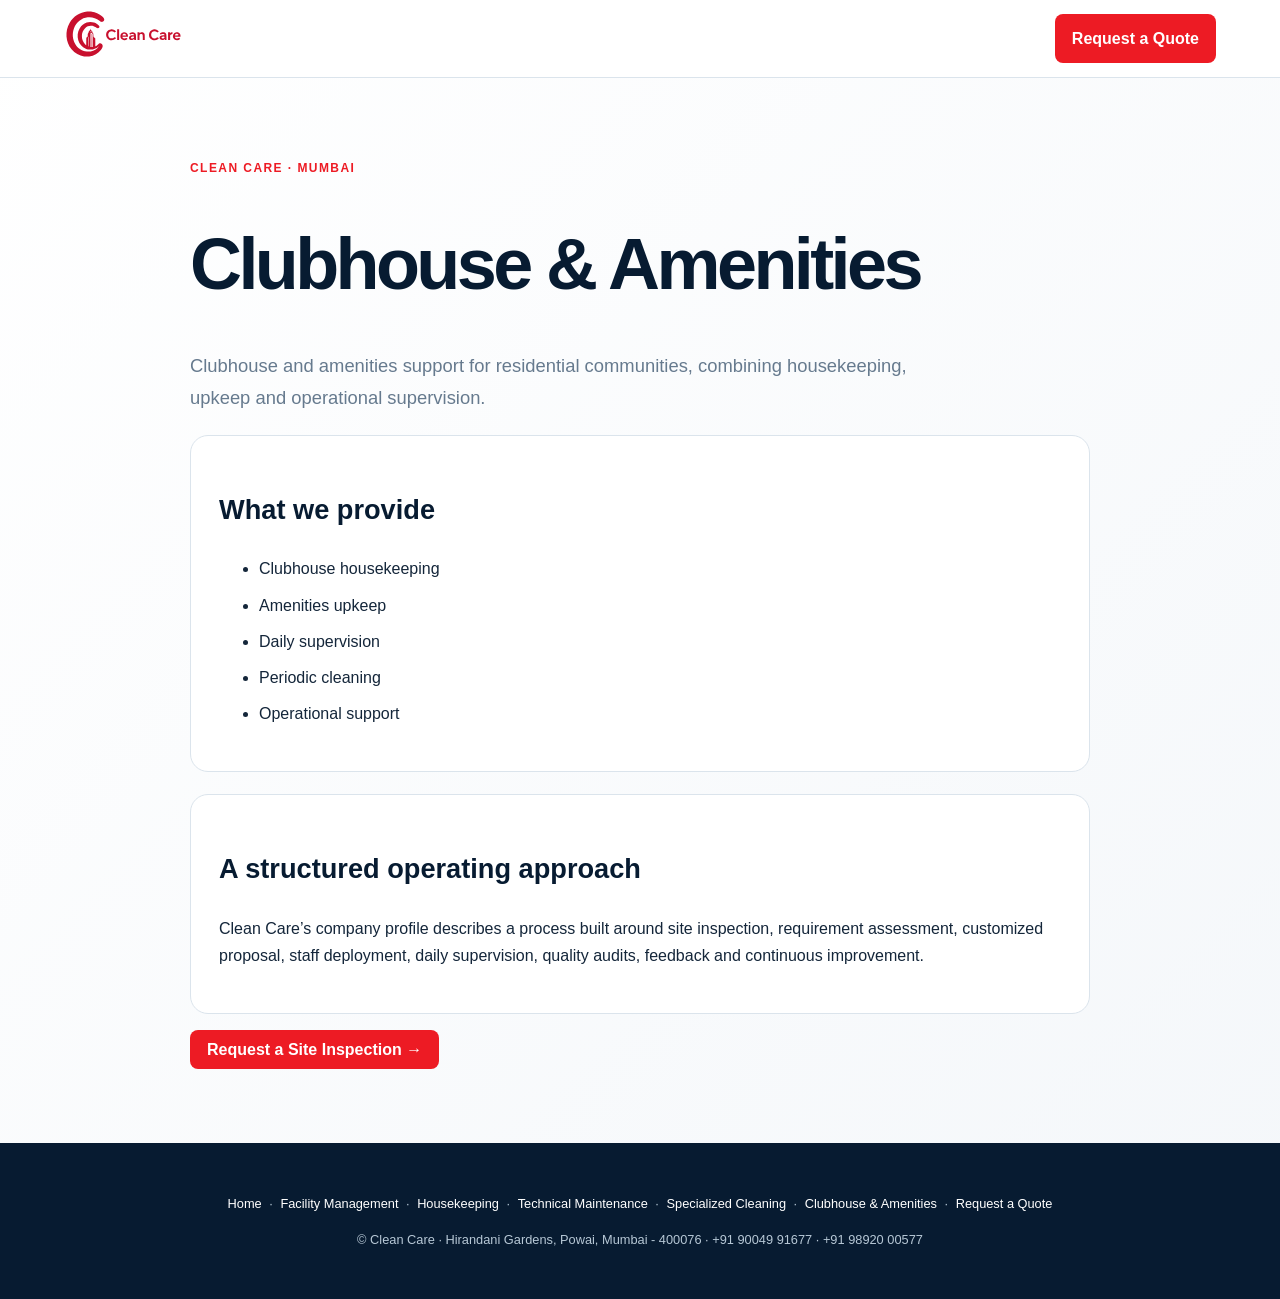
<file: clubhouse-amenities.html>
<!doctype html><html lang="en"><head><meta charset="utf-8"><meta name="viewport" content="width=device-width,initial-scale=1"><title>Clubhouse & Amenities Management in Mumbai | Clean Care</title><meta name="description" content="Clubhouse and amenities support for residential communities, combining housekeeping, upkeep and operational supervision."><link rel="canonical" href="https://cleancarefacilities.com/clubhouse-amenities.html"><meta name="robots" content="index,follow"><link rel="icon" href="favicon.ico"><link rel="stylesheet" href="seo-pages.css"><script type="application/ld+json">{"@context":"https://schema.org","@type":"Service","name":"Clubhouse & Amenities","provider":{"@type":"LocalBusiness","name":"Clean Care","url":"https://cleancarefacilities.com/"},"areaServed":{"@type":"City","name":"Mumbai"},"url":"https://cleancarefacilities.com/clubhouse-amenities.html"}</script></head><body><header><a href="index.html"><img src="logo.svg" alt="Clean Care Facilities logo"></a><a href="quote.html">Request a Quote</a></header><main><p class="eyebrow">Clean Care · Mumbai</p><h1>Clubhouse & Amenities</h1><p class="lead">Clubhouse and amenities support for residential communities, combining housekeeping, upkeep and operational supervision.</p><section><h2>What we provide</h2><ul><li>Clubhouse housekeeping</li><li>Amenities upkeep</li><li>Daily supervision</li><li>Periodic cleaning</li><li>Operational support</li></ul></section><section><h2>A structured operating approach</h2><p>Clean Care’s company profile describes a process built around site inspection, requirement assessment, customized proposal, staff deployment, daily supervision, quality audits, feedback and continuous improvement.</p></section><a class="cta" href="quote.html">Request a Site Inspection →</a></main><footer><p class="seo-nav"><a href="index.html">Home</a> · <a href="facility-management.html">Facility Management</a> · <a href="housekeeping-services.html">Housekeeping</a> · <a href="technical-maintenance.html">Technical Maintenance</a> · <a href="specialized-cleaning.html">Specialized Cleaning</a> · <a href="clubhouse-amenities.html">Clubhouse & Amenities</a> · <a href="quote.html">Request a Quote</a></p><p>© Clean Care · Hirandani Gardens, Powai, Mumbai - 400076 · +91 90049 91677 · +91 98920 00577</p></footer></body></html>
</file>
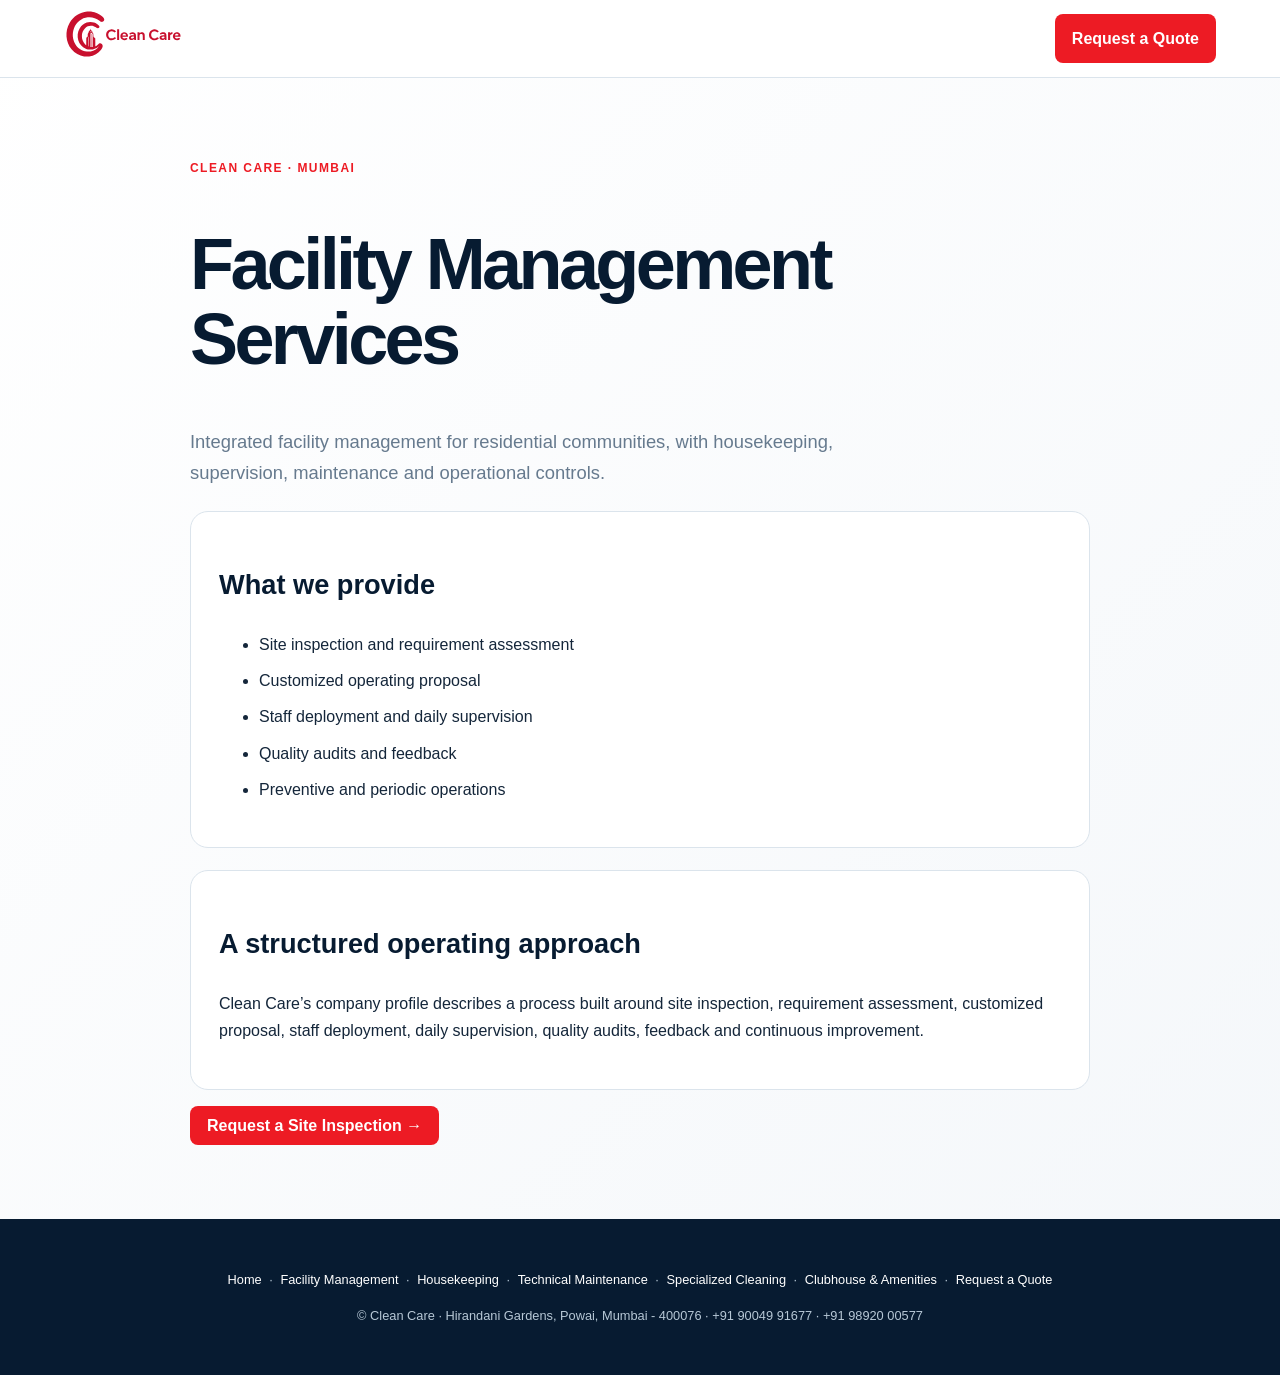
<file: facility-management.html>
<!doctype html><html lang="en"><head><meta charset="utf-8"><meta name="viewport" content="width=device-width,initial-scale=1"><title>Facility Management Services in Mumbai | Clean Care</title><meta name="description" content="Integrated facility management for residential communities, with housekeeping, supervision, maintenance and operational controls."><link rel="canonical" href="https://cleancarefacilities.com/facility-management.html"><meta name="robots" content="index,follow"><link rel="icon" href="favicon.ico"><link rel="stylesheet" href="seo-pages.css"><script type="application/ld+json">{"@context":"https://schema.org","@type":"Service","name":"Facility Management Services","provider":{"@type":"LocalBusiness","name":"Clean Care","url":"https://cleancarefacilities.com/"},"areaServed":{"@type":"City","name":"Mumbai"},"url":"https://cleancarefacilities.com/facility-management.html"}</script></head><body><header><a href="index.html"><img src="logo.svg" alt="Clean Care Facilities logo"></a><a href="quote.html">Request a Quote</a></header><main><p class="eyebrow">Clean Care · Mumbai</p><h1>Facility Management Services</h1><p class="lead">Integrated facility management for residential communities, with housekeeping, supervision, maintenance and operational controls.</p><section><h2>What we provide</h2><ul><li>Site inspection and requirement assessment</li><li>Customized operating proposal</li><li>Staff deployment and daily supervision</li><li>Quality audits and feedback</li><li>Preventive and periodic operations</li></ul></section><section><h2>A structured operating approach</h2><p>Clean Care’s company profile describes a process built around site inspection, requirement assessment, customized proposal, staff deployment, daily supervision, quality audits, feedback and continuous improvement.</p></section><a class="cta" href="quote.html">Request a Site Inspection →</a></main><footer><p class="seo-nav"><a href="index.html">Home</a> · <a href="facility-management.html">Facility Management</a> · <a href="housekeeping-services.html">Housekeeping</a> · <a href="technical-maintenance.html">Technical Maintenance</a> · <a href="specialized-cleaning.html">Specialized Cleaning</a> · <a href="clubhouse-amenities.html">Clubhouse & Amenities</a> · <a href="quote.html">Request a Quote</a></p><p>© Clean Care · Hirandani Gardens, Powai, Mumbai - 400076 · +91 90049 91677 · +91 98920 00577</p></footer></body></html>
</file>
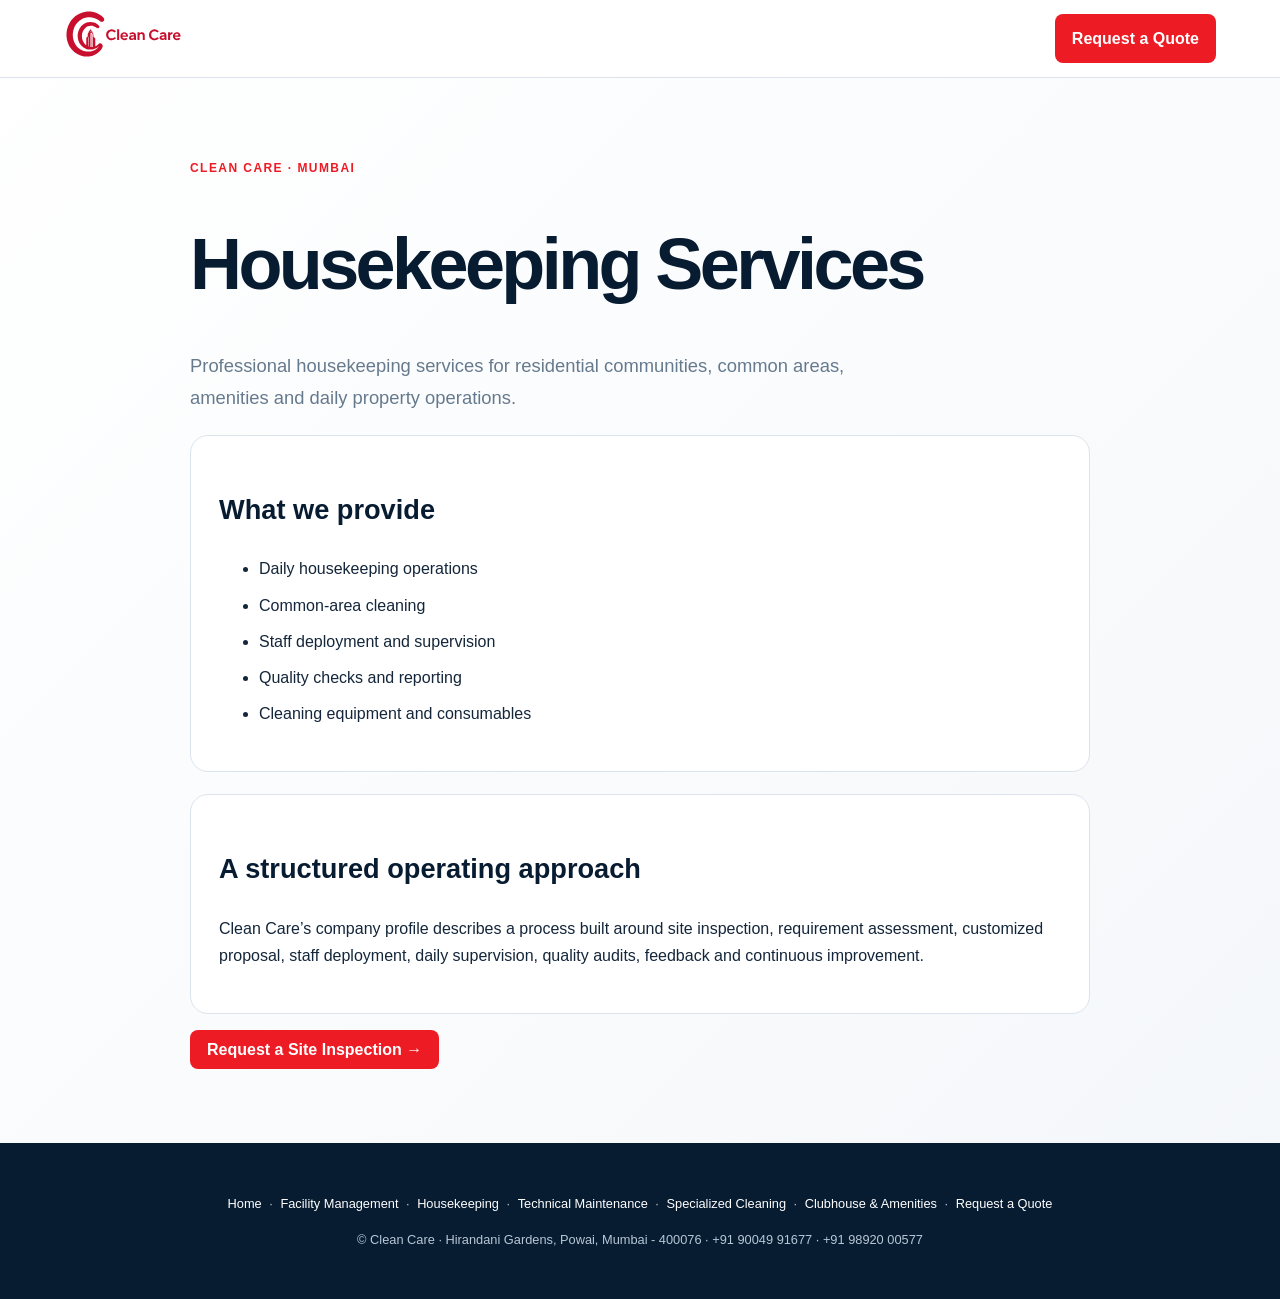
<file: housekeeping-services.html>
<!doctype html><html lang="en"><head><meta charset="utf-8"><meta name="viewport" content="width=device-width,initial-scale=1"><title>Housekeeping Services for Residential Societies in Mumbai | Clean Care</title><meta name="description" content="Professional housekeeping services for residential communities, common areas, amenities and daily property operations."><link rel="canonical" href="https://cleancarefacilities.com/housekeeping-services.html"><meta name="robots" content="index,follow"><link rel="icon" href="favicon.ico"><link rel="stylesheet" href="seo-pages.css"><script type="application/ld+json">{"@context":"https://schema.org","@type":"Service","name":"Housekeeping Services","provider":{"@type":"LocalBusiness","name":"Clean Care","url":"https://cleancarefacilities.com/"},"areaServed":{"@type":"City","name":"Mumbai"},"url":"https://cleancarefacilities.com/housekeeping-services.html"}</script></head><body><header><a href="index.html"><img src="logo.svg" alt="Clean Care Facilities logo"></a><a href="quote.html">Request a Quote</a></header><main><p class="eyebrow">Clean Care · Mumbai</p><h1>Housekeeping Services</h1><p class="lead">Professional housekeeping services for residential communities, common areas, amenities and daily property operations.</p><section><h2>What we provide</h2><ul><li>Daily housekeeping operations</li><li>Common-area cleaning</li><li>Staff deployment and supervision</li><li>Quality checks and reporting</li><li>Cleaning equipment and consumables</li></ul></section><section><h2>A structured operating approach</h2><p>Clean Care’s company profile describes a process built around site inspection, requirement assessment, customized proposal, staff deployment, daily supervision, quality audits, feedback and continuous improvement.</p></section><a class="cta" href="quote.html">Request a Site Inspection →</a></main><footer><p class="seo-nav"><a href="index.html">Home</a> · <a href="facility-management.html">Facility Management</a> · <a href="housekeeping-services.html">Housekeeping</a> · <a href="technical-maintenance.html">Technical Maintenance</a> · <a href="specialized-cleaning.html">Specialized Cleaning</a> · <a href="clubhouse-amenities.html">Clubhouse & Amenities</a> · <a href="quote.html">Request a Quote</a></p><p>© Clean Care · Hirandani Gardens, Powai, Mumbai - 400076 · +91 90049 91677 · +91 98920 00577</p></footer></body></html>
</file>
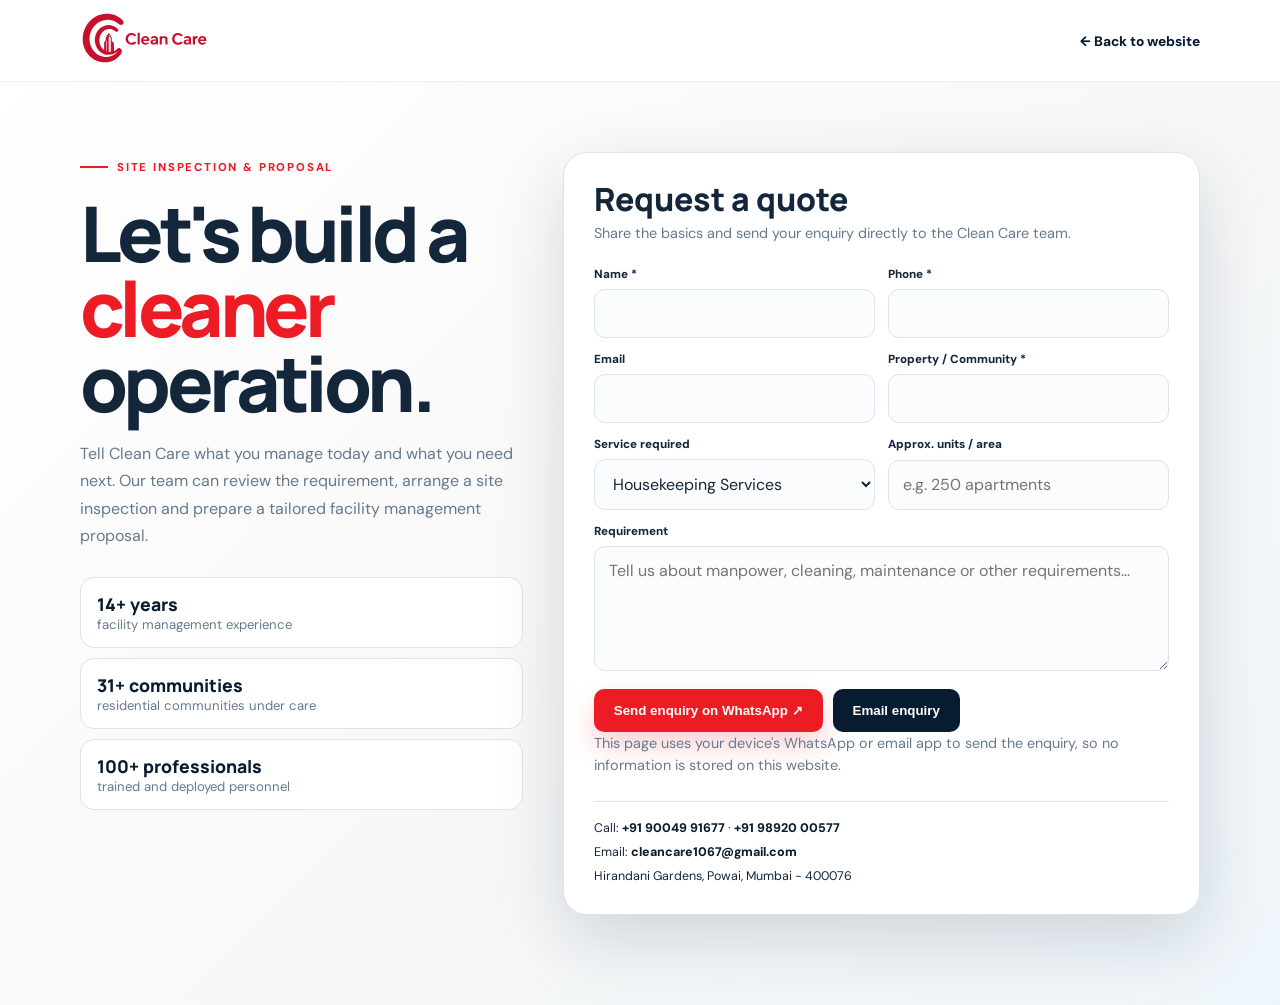
<file: quote.html>
<!doctype html>
<html lang="en">
<head>
<meta charset="utf-8">
<meta name="viewport" content="width=device-width, initial-scale=1">
<meta name="description" content="Request a site inspection and facility management proposal from Clean Care.">
<title>Request a Quote | Clean Care</title>
<link rel="icon" href="favicon.ico">
<link rel="preconnect" href="https://fonts.googleapis.com">
<link rel="preconnect" href="https://fonts.gstatic.com" crossorigin>
<link href="https://fonts.googleapis.com/css2?family=DM+Sans:wght@400;500;600;700&family=Manrope:wght@700;800&display=swap" rel="stylesheet">
<style>
:root{--navy:#071b31;--navy2:#0c2948;--red:#ed1b24;--gold:#dda92d;--mist:#f4f7fa;--text:#14263a;--muted:#667a8e;--line:#dbe4ec;--green:#28b980;--shadow:0 24px 70px rgba(7,27,49,.15)}*{box-sizing:border-box}html{scroll-behavior:smooth}body{margin:0;font-family:"DM Sans",sans-serif;color:var(--text);background:linear-gradient(135deg,#fff 0,#f7f8f7 54%,#eef5fa 100%);min-height:100vh}a{text-decoration:none;color:inherit}.container{width:min(1120px,92%);margin:auto}.nav{height:82px;background:rgba(255,255,255,.9);backdrop-filter:blur(18px);border-bottom:1px solid rgba(7,27,49,.08);display:flex;align-items:center}.nav .container{display:flex;justify-content:space-between;align-items:center}.brand img{height:54px}.back{font-weight:800;font-size:.86rem;color:var(--navy)}.back:hover{color:var(--red)}main{padding:70px 0 90px}.grid{display:grid;grid-template-columns:.82fr 1.18fr;gap:40px;align-items:start}.kicker{display:inline-flex;align-items:center;gap:9px;color:var(--red);font-size:.71rem;font-weight:800;letter-spacing:.16em;text-transform:uppercase}.kicker:before{content:"";width:28px;height:2px;background:var(--red)}h1{font:800 clamp(2.7rem,6vw,5.1rem)/.98 Manrope;letter-spacing:-.06em;margin:20px 0}.accent{color:var(--red)}.intro{color:var(--muted);font-size:1rem;line-height:1.7;max-width:520px}.trust{margin-top:28px;display:grid;gap:10px}.trust div{background:#fff;border:1px solid var(--line);border-radius:14px;padding:14px 16px;font-size:.82rem}.trust b{font:800 1.1rem Manrope;display:block;color:var(--navy)}.trust span{color:var(--muted)}.panel{background:#fff;border:1px solid var(--line);border-radius:24px;padding:30px;box-shadow:var(--shadow)}.panel h2{font:800 2rem/1.06 Manrope;margin:0 0 7px}.panel p{color:var(--muted);margin:0 0 24px;font-size:.9rem}.fields{display:grid;grid-template-columns:1fr 1fr;gap:13px}.field{display:grid;gap:7px}.field.full{grid-column:1/-1}.field label{font-size:.73rem;font-weight:800}.field input,.field select,.field textarea{font:inherit;border:1px solid var(--line);border-radius:11px;padding:13px 14px;outline:0;background:#fbfcfd;color:var(--text);transition:.2s}.field textarea{min-height:125px;resize:vertical}.field input:focus,.field select:focus,.field textarea:focus{border-color:#8aa6bd;box-shadow:0 0 0 4px rgba(31,91,139,.08)}.actions{display:flex;gap:10px;flex-wrap:wrap;margin-top:18px}.btn{border:0;cursor:pointer;display:inline-flex;align-items:center;justify-content:center;padding:14px 20px;border-radius:10px;font-weight:800;transition:.25s}.primary{background:var(--red);color:#fff;box-shadow:0 14px 28px rgba(237,27,36,.2)}.primary:hover{transform:translateY(-3px);background:#c91018}.secondary{background:var(--navy);color:#fff}.secondary:hover{transform:translateY(-3px)}.note{font-size:.7rem;color:var(--muted);margin-top:12px;line-height:1.55}.contact{margin-top:18px;padding-top:18px;border-top:1px solid var(--line);display:grid;gap:8px;font-size:.78rem}.contact a{color:var(--navy);font-weight:800}.contact a:hover{color:var(--red)}.done{display:none;margin-top:14px;padding:12px 14px;border-radius:10px;background:#e9fbf4;color:#117b54;font-size:.78rem;font-weight:800}.done.show{display:block}@media(max-width:850px){.grid{grid-template-columns:1fr}.panel{padding:22px}.fields{grid-template-columns:1fr}main{padding:45px 0 70px}.nav{height:72px}.brand img{height:46px}}@media(prefers-reduced-motion:no-preference){.panel{animation:rise .65s ease both}.grid>div:first-child{animation:rise .65s .08s ease both}@keyframes rise{from{opacity:0;transform:translateY(18px)}to{opacity:1;transform:none}}}
</style>
</head>
<body>
<header class="nav"><div class="container"><a class="brand" href="index.html"><img src="logo.svg" alt="Clean Care"></a><a class="back" href="index.html">← Back to website</a></div></header>
<main><div class="container"><div class="grid">
<section>
<div class="kicker">Site inspection & proposal</div>
<h1>Let's build a <span class="accent">cleaner</span> operation.</h1>
<p class="intro">Tell Clean Care what you manage today and what you need next. Our team can review the requirement, arrange a site inspection and prepare a tailored facility management proposal.</p>
<div class="trust">
<div><b>14+ years</b><span>facility management experience</span></div>
<div><b>31+ communities</b><span>residential communities under care</span></div>
<div><b>100+ professionals</b><span>trained and deployed personnel</span></div>
</div>
</section>
<section class="panel">
<h2>Request a quote</h2>
<p>Share the basics and send your enquiry directly to the Clean Care team.</p>
<form id="quoteForm">
<div class="fields">
<div class="field"><label for="name">Name *</label><input id="name" name="name" required></div>
<div class="field"><label for="phone">Phone *</label><input id="phone" name="phone" type="tel" required></div>
<div class="field"><label for="email">Email</label><input id="email" name="email" type="email"></div>
<div class="field"><label for="property">Property / Community *</label><input id="property" name="property" required></div>
<div class="field"><label for="service">Service required</label><select id="service" name="service"><option>Housekeeping Services</option><option>Facility Management Services</option><option>Technical Maintenance</option><option>Clubhouse & Amenities</option><option>Specialized Cleaning Services</option><option>Daily & Periodic Operations</option></select></div>
<div class="field"><label for="size">Approx. units / area</label><input id="size" name="size" placeholder="e.g. 250 apartments"></div>
<div class="field full"><label for="message">Requirement</label><textarea id="message" name="message" placeholder="Tell us about manpower, cleaning, maintenance or other requirements..."></textarea></div>
</div>
<div class="actions"><button class="btn primary" type="submit">Send enquiry on WhatsApp ↗</button><button class="btn secondary" type="button" id="emailBtn">Email enquiry</button></div>
<div class="done" id="done">Your WhatsApp enquiry is ready. Complete the send step in WhatsApp to reach Clean Care.</div>
<p class="note">This page uses your device's WhatsApp or email app to send the enquiry, so no information is stored on this website.</p>
<div class="contact"><div>Call: <a href="tel:+919004991677">+91 90049 91677</a> · <a href="tel:+919892000577">+91 98920 00577</a></div><div>Email: <a href="mailto:cleancare1067@gmail.com">cleancare1067@gmail.com</a></div><div>Hirandani Gardens, Powai, Mumbai - 400076</div></div>
</form>
</section>
</div></div></main>
<script>
const phone="919004991677";
const form=document.getElementById('quoteForm');
const done=document.getElementById('done');
function values(){const d=new FormData(form);return {name:d.get('name'),phone:d.get('phone'),email:d.get('email')||'Not provided',property:d.get('property'),service:d.get('service'),size:d.get('size')||'Not provided',message:d.get('message')||'Not provided'}}
function whatsapp(){const v=values();const text=`Clean Care Quote Enquiry\n\nName: ${v.name}\nPhone: ${v.phone}\nEmail: ${v.email}\nProperty / Community: ${v.property}\nService: ${v.service}\nApprox. units / area: ${v.size}\nRequirement: ${v.message}`;window.open(`https://wa.me/${phone}?text=${encodeURIComponent(text)}`,'_blank','noopener');done.classList.add('show');}
form.addEventListener('submit',e=>{e.preventDefault();if(!form.reportValidity())return;whatsapp()});
document.getElementById('emailBtn').addEventListener('click',()=>{if(!form.reportValidity())return;const v=values();const subject=`Clean Care Quote Enquiry - ${v.property}`;const body=`Name: ${v.name}\nPhone: ${v.phone}\nEmail: ${v.email}\nProperty / Community: ${v.property}\nService: ${v.service}\nApprox. units / area: ${v.size}\nRequirement: ${v.message}`;window.location.href=`mailto:cleancare1067@gmail.com?subject=${encodeURIComponent(subject)}&body=${encodeURIComponent(body)}`});
</script>
</body>
</html>
</file>
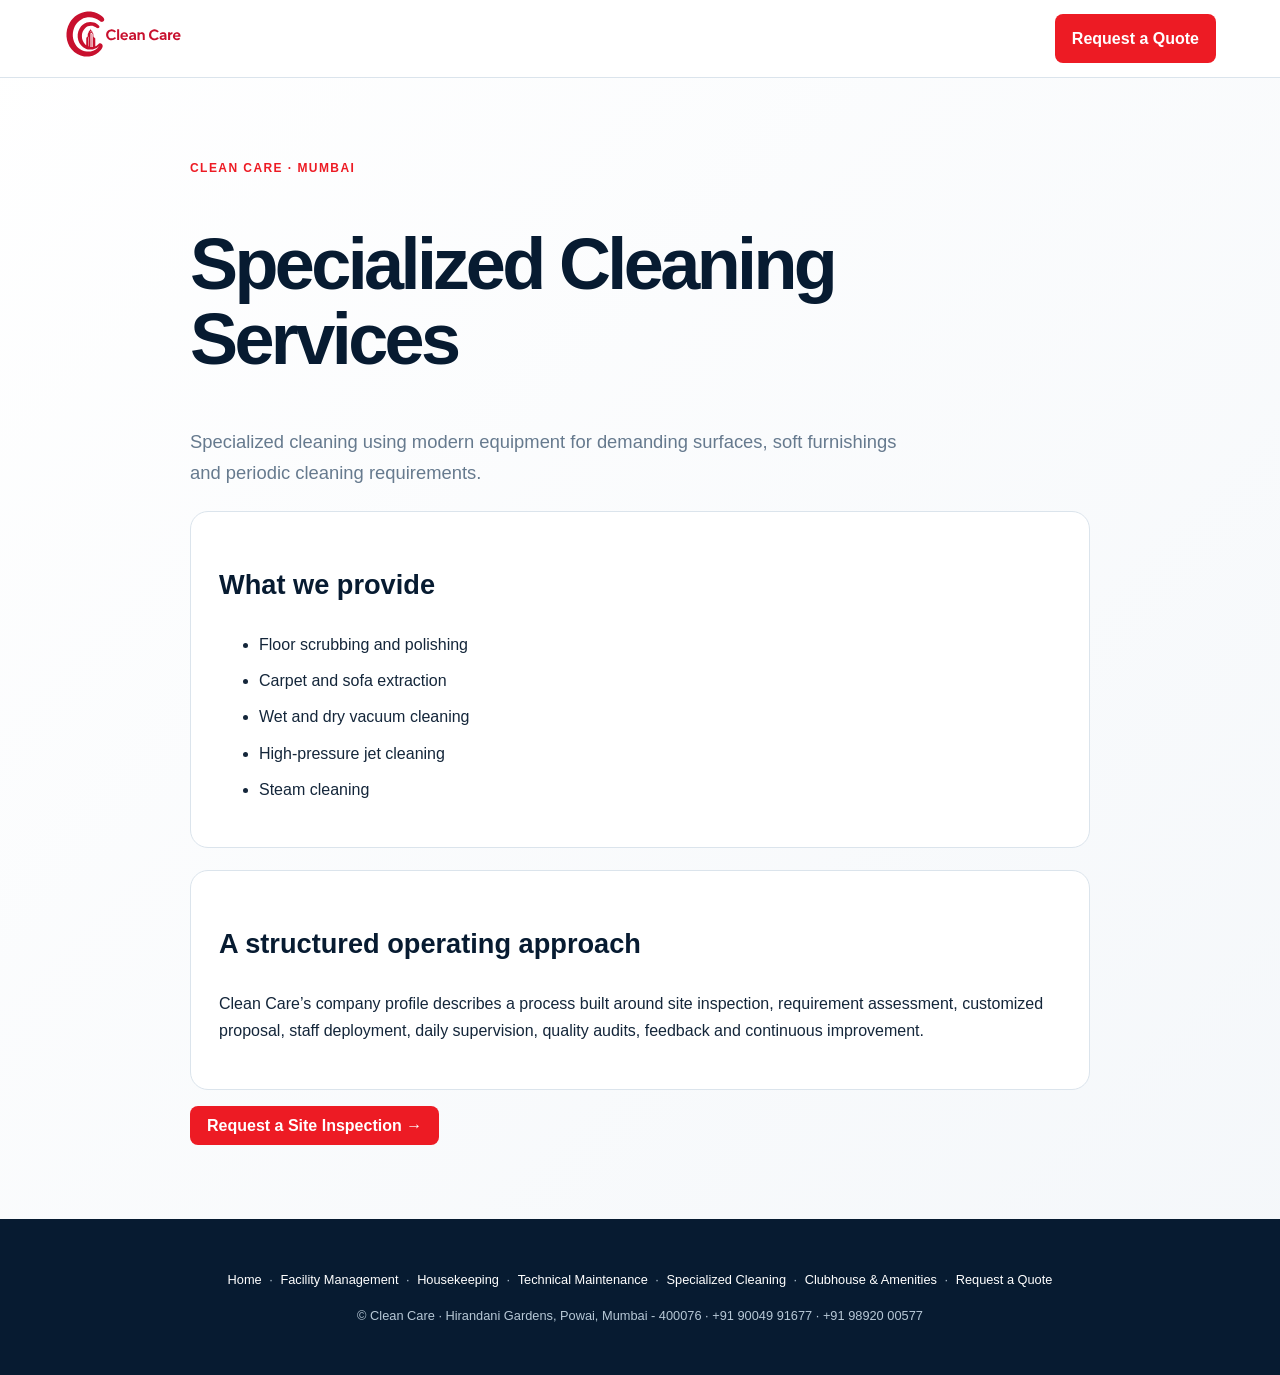
<file: specialized-cleaning.html>
<!doctype html><html lang="en"><head><meta charset="utf-8"><meta name="viewport" content="width=device-width,initial-scale=1"><title>Specialized Cleaning Services in Mumbai | Clean Care</title><meta name="description" content="Specialized cleaning using modern equipment for demanding surfaces, soft furnishings and periodic cleaning requirements."><link rel="canonical" href="https://cleancarefacilities.com/specialized-cleaning.html"><meta name="robots" content="index,follow"><link rel="icon" href="favicon.ico"><link rel="stylesheet" href="seo-pages.css"><script type="application/ld+json">{"@context":"https://schema.org","@type":"Service","name":"Specialized Cleaning Services","provider":{"@type":"LocalBusiness","name":"Clean Care","url":"https://cleancarefacilities.com/"},"areaServed":{"@type":"City","name":"Mumbai"},"url":"https://cleancarefacilities.com/specialized-cleaning.html"}</script></head><body><header><a href="index.html"><img src="logo.svg" alt="Clean Care Facilities logo"></a><a href="quote.html">Request a Quote</a></header><main><p class="eyebrow">Clean Care · Mumbai</p><h1>Specialized Cleaning Services</h1><p class="lead">Specialized cleaning using modern equipment for demanding surfaces, soft furnishings and periodic cleaning requirements.</p><section><h2>What we provide</h2><ul><li>Floor scrubbing and polishing</li><li>Carpet and sofa extraction</li><li>Wet and dry vacuum cleaning</li><li>High-pressure jet cleaning</li><li>Steam cleaning</li></ul></section><section><h2>A structured operating approach</h2><p>Clean Care’s company profile describes a process built around site inspection, requirement assessment, customized proposal, staff deployment, daily supervision, quality audits, feedback and continuous improvement.</p></section><a class="cta" href="quote.html">Request a Site Inspection →</a></main><footer><p class="seo-nav"><a href="index.html">Home</a> · <a href="facility-management.html">Facility Management</a> · <a href="housekeeping-services.html">Housekeeping</a> · <a href="technical-maintenance.html">Technical Maintenance</a> · <a href="specialized-cleaning.html">Specialized Cleaning</a> · <a href="clubhouse-amenities.html">Clubhouse & Amenities</a> · <a href="quote.html">Request a Quote</a></p><p>© Clean Care · Hirandani Gardens, Powai, Mumbai - 400076 · +91 90049 91677 · +91 98920 00577</p></footer></body></html>
</file>
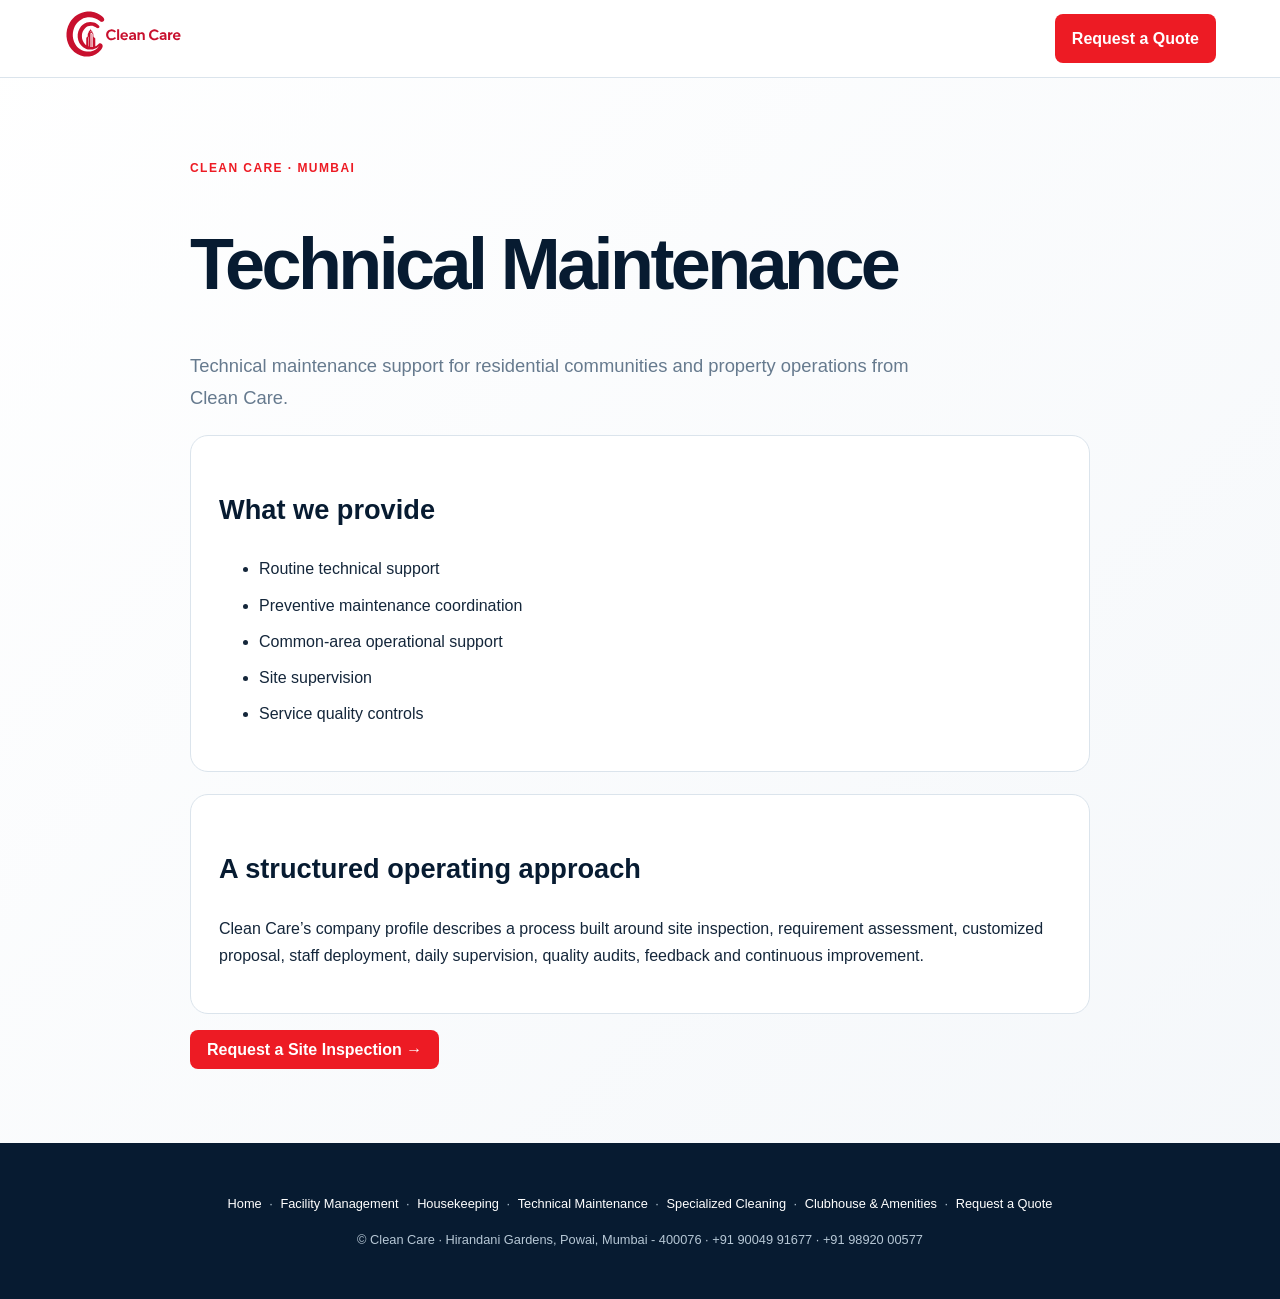
<file: technical-maintenance.html>
<!doctype html><html lang="en"><head><meta charset="utf-8"><meta name="viewport" content="width=device-width,initial-scale=1"><title>Technical Maintenance Services in Mumbai | Clean Care</title><meta name="description" content="Technical maintenance support for residential communities and property operations from Clean Care."><link rel="canonical" href="https://cleancarefacilities.com/technical-maintenance.html"><meta name="robots" content="index,follow"><link rel="icon" href="favicon.ico"><link rel="stylesheet" href="seo-pages.css"><script type="application/ld+json">{"@context":"https://schema.org","@type":"Service","name":"Technical Maintenance","provider":{"@type":"LocalBusiness","name":"Clean Care","url":"https://cleancarefacilities.com/"},"areaServed":{"@type":"City","name":"Mumbai"},"url":"https://cleancarefacilities.com/technical-maintenance.html"}</script></head><body><header><a href="index.html"><img src="logo.svg" alt="Clean Care Facilities logo"></a><a href="quote.html">Request a Quote</a></header><main><p class="eyebrow">Clean Care · Mumbai</p><h1>Technical Maintenance</h1><p class="lead">Technical maintenance support for residential communities and property operations from Clean Care.</p><section><h2>What we provide</h2><ul><li>Routine technical support</li><li>Preventive maintenance coordination</li><li>Common-area operational support</li><li>Site supervision</li><li>Service quality controls</li></ul></section><section><h2>A structured operating approach</h2><p>Clean Care’s company profile describes a process built around site inspection, requirement assessment, customized proposal, staff deployment, daily supervision, quality audits, feedback and continuous improvement.</p></section><a class="cta" href="quote.html">Request a Site Inspection →</a></main><footer><p class="seo-nav"><a href="index.html">Home</a> · <a href="facility-management.html">Facility Management</a> · <a href="housekeeping-services.html">Housekeeping</a> · <a href="technical-maintenance.html">Technical Maintenance</a> · <a href="specialized-cleaning.html">Specialized Cleaning</a> · <a href="clubhouse-amenities.html">Clubhouse & Amenities</a> · <a href="quote.html">Request a Quote</a></p><p>© Clean Care · Hirandani Gardens, Powai, Mumbai - 400076 · +91 90049 91677 · +91 98920 00577</p></footer></body></html>
</file>
<file: seo-pages.css>
:root{--navy:#071b31;--red:#ed1b24;--gold:#dda92d;--mist:#f4f7fa;--text:#14263a;--muted:#667a8e;--line:#dbe4ec}*{box-sizing:border-box}body{margin:0;font-family:Arial,sans-serif;color:var(--text);background:linear-gradient(135deg,#fff,#f4f7fa);line-height:1.7}header{height:78px;padding:0 5%;display:flex;align-items:center;justify-content:space-between;background:#fff;border-bottom:1px solid var(--line);position:sticky;top:0;z-index:2}header img{height:50px}header a:last-child,.cta{background:var(--red);color:#fff;padding:11px 17px;border-radius:8px;text-decoration:none;font-weight:700}main{width:min(900px,90%);margin:80px auto}h1{font-size:clamp(2.4rem,6vw,4.5rem);line-height:1.05;letter-spacing:-.05em;color:var(--navy)}h2{font-size:1.7rem;color:var(--navy)}.eyebrow{color:var(--red);font-weight:800;text-transform:uppercase;letter-spacing:.12em;font-size:.75rem}.lead{font-size:1.15rem;color:var(--muted);max-width:720px}section{background:#fff;border:1px solid var(--line);border-radius:18px;padding:28px;margin:22px 0}li{margin:9px 0}footer{background:var(--navy);color:#b7c8d6;padding:35px 5%;text-align:center;font-size:.8rem}.seo-nav{line-height:2}.seo-nav a{color:#fff;text-decoration:none;margin:0 4px}
@media(max-width:600px){header{height:68px}header img{height:43px}header a:last-child{font-size:.72rem;padding:9px 11px}main{margin:55px auto}}
</file>
